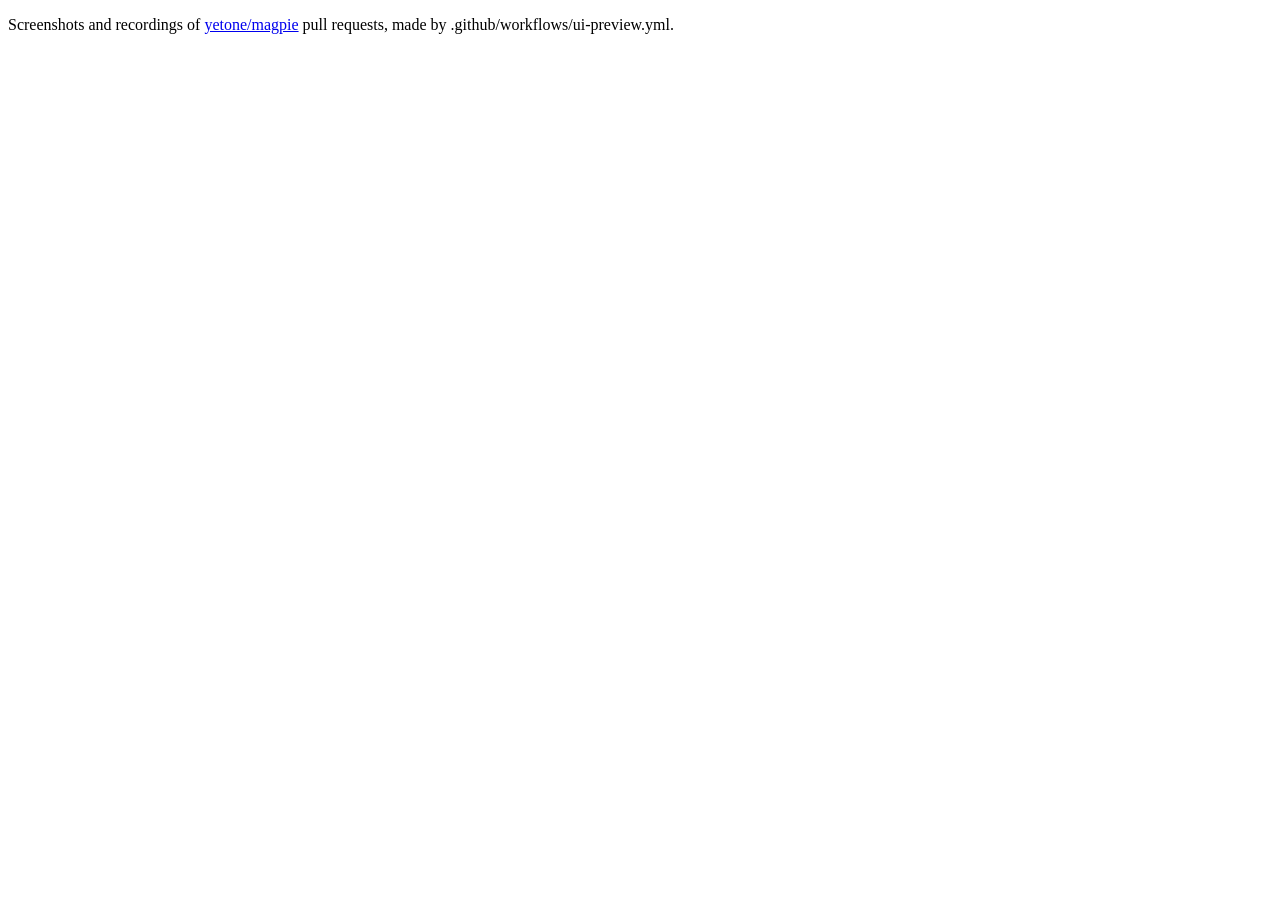
<file: index.html>
<!doctype html><meta charset="utf-8"><title>magpie UI previews</title><p>Screenshots and recordings of <a href="https://github.com/yetone/magpie/pulls">yetone/magpie</a> pull requests, made by .github/workflows/ui-preview.yml.</p>
</file>
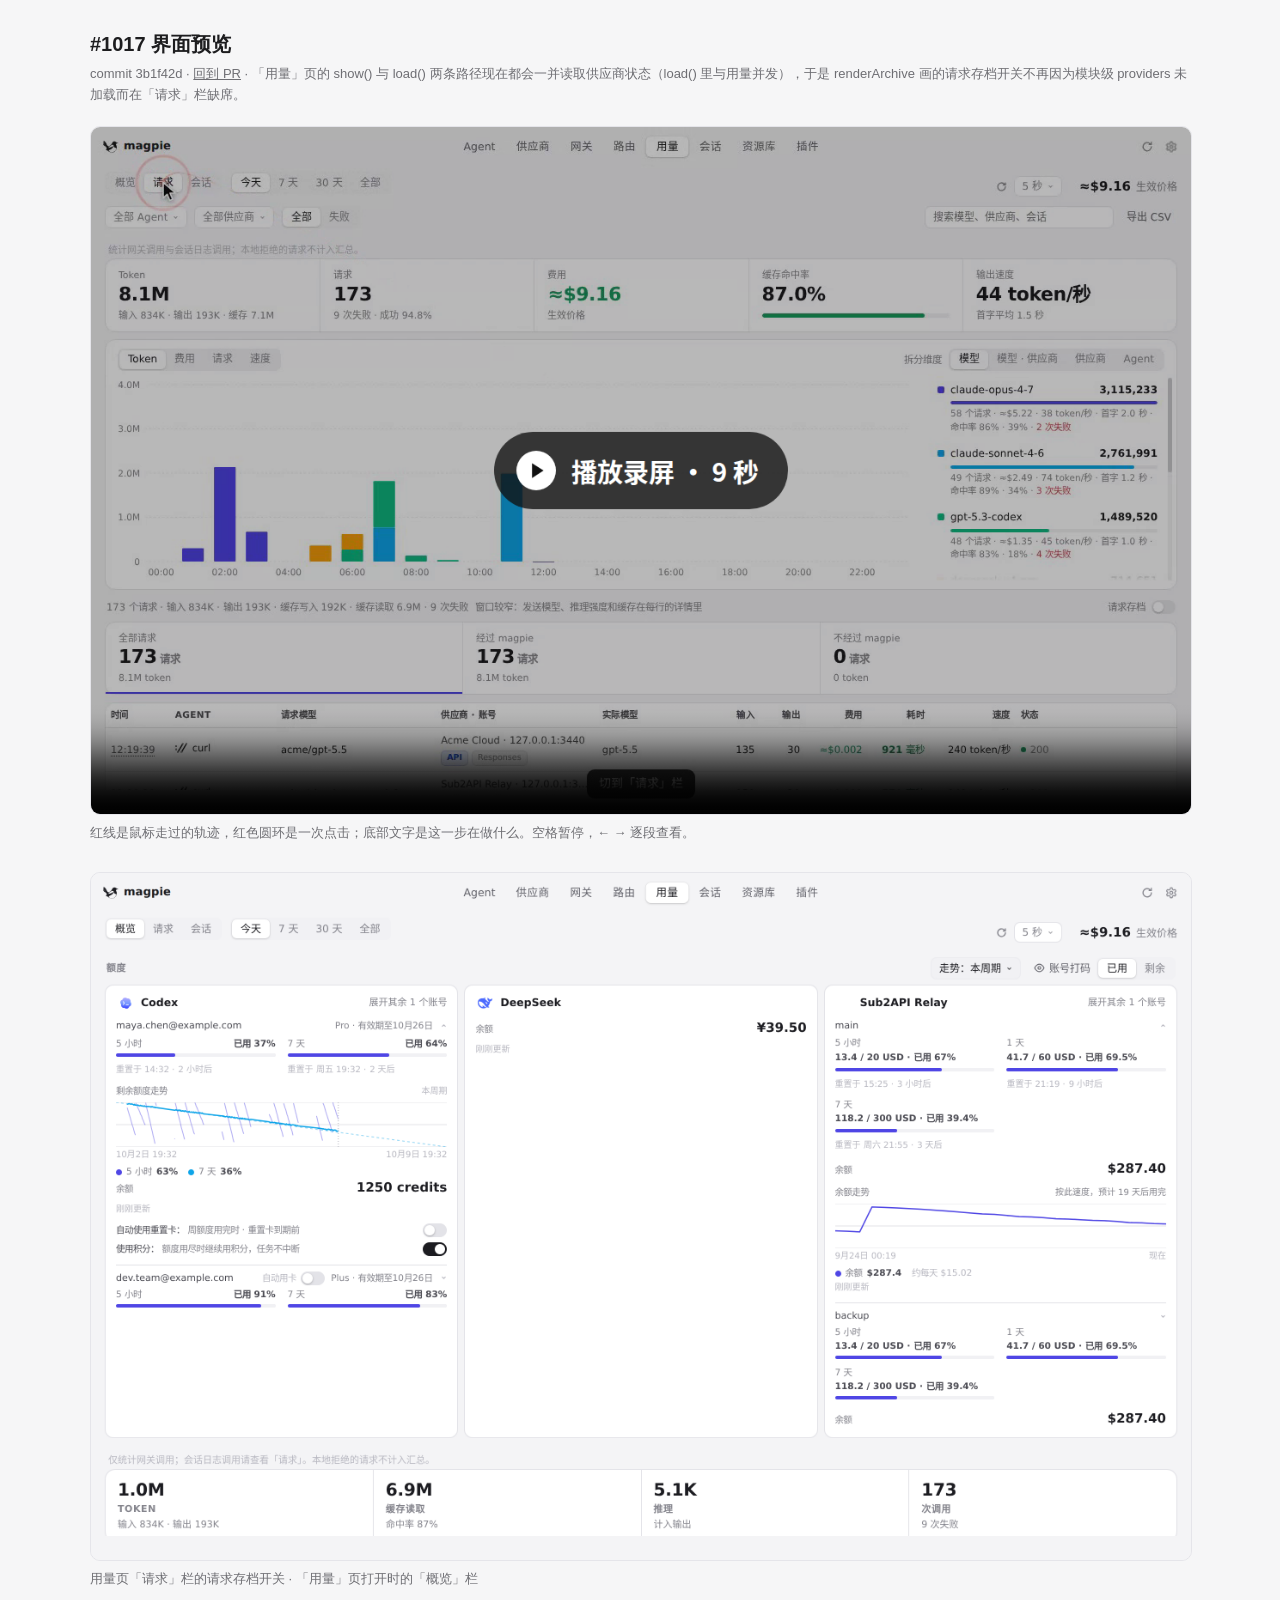
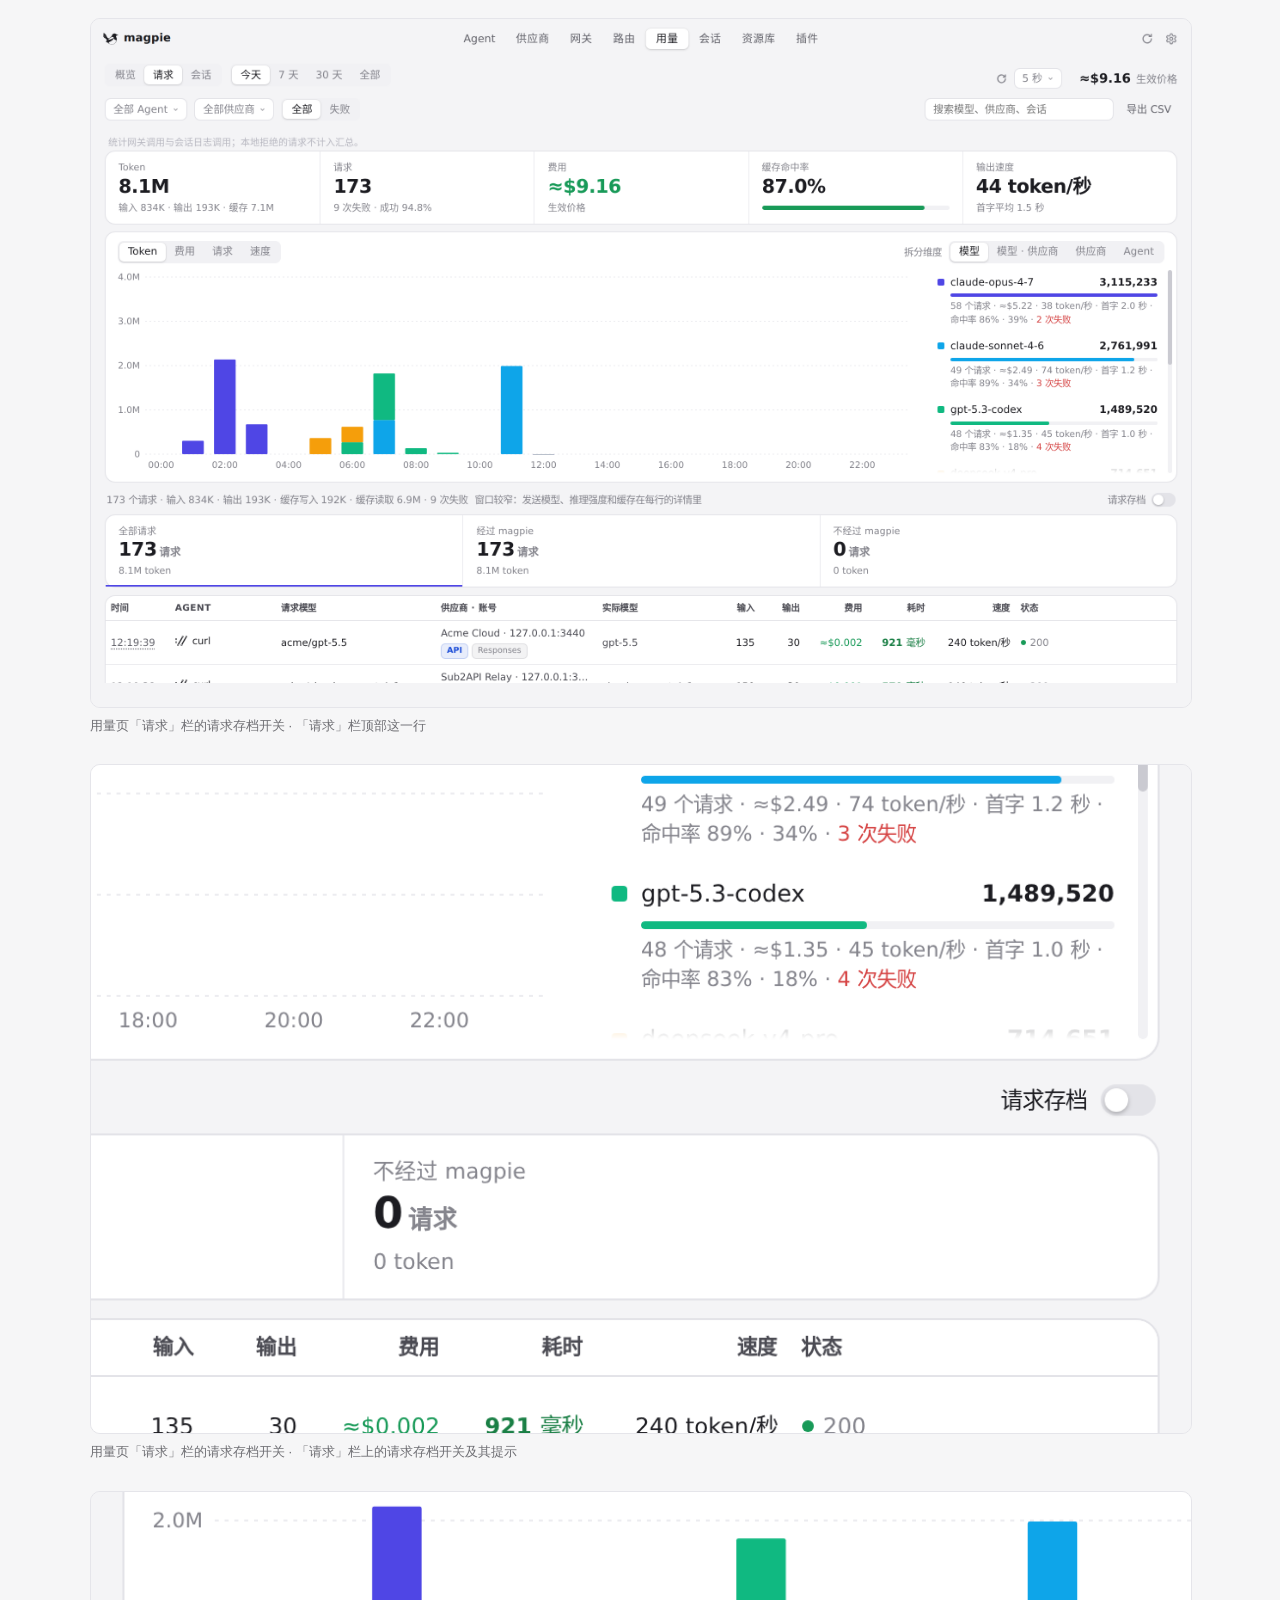
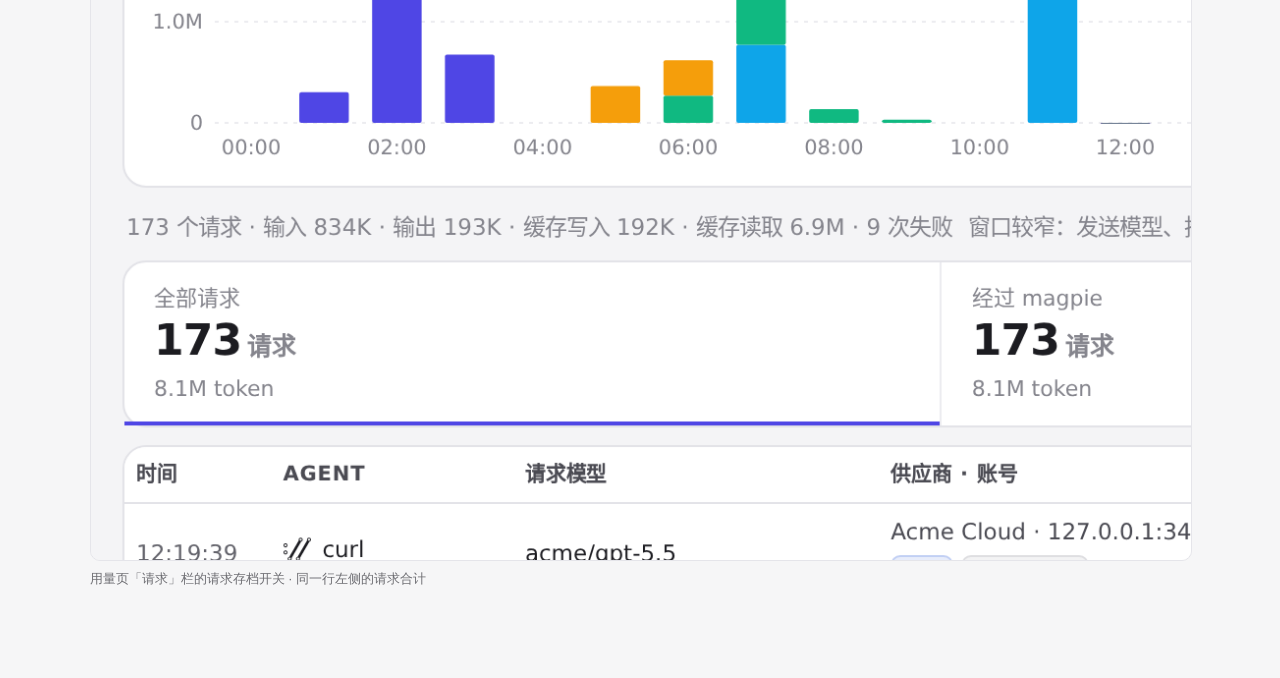
<file: pr-1017/3b1f42d/index.html>
<!doctype html><html lang="zh"><meta charset="utf-8"><meta name="viewport" content="width=device-width,initial-scale=1">
<title>#1017 界面预览 · 3b1f42d</title>
<style>:root{color-scheme:light dark;--bg:#f6f6f7;--fg:#1d1d1f;--muted:#6e6e73;--card:#fff;--line:#e5e5ea}
@media (prefers-color-scheme:dark){:root{--bg:#111113;--fg:#f2f2f4;--muted:#9a9aa0;--card:#1c1c1f;--line:#2c2c30}}
body{margin:0;background:var(--bg);color:var(--fg);font:15px/1.6 -apple-system,"Segoe UI","PingFang SC","Noto Sans CJK SC",sans-serif}
main{max-width:1100px;margin:0 auto;padding:28px 16px 60px}h1{font-size:20px;margin:0 0 4px}.m{color:var(--muted);font-size:13px;margin:0 0 20px}
video,img{display:block;width:100%;border-radius:10px;border:1px solid var(--line);background:var(--card)}figure{margin:0 0 28px}figcaption{color:var(--muted);font-size:13px;margin-top:8px}
a{color:inherit}</style>
<main><h1>#1017 界面预览</h1><p class="m">commit 3b1f42d · <a href="https://github.com/yetone/magpie/pull/1017">回到 PR</a> · 「用量」页的 show() 与 load() 两条路径现在都会一并读取供应商状态（load() 里与用量并发），于是 renderArchive 画的请求存档开关不再因为模块级 providers 未加载而在「请求」栏缺席。</p>
<figure><video src="preview.mp4" controls autoplay muted playsinline poster="poster.png"></video><figcaption>红线是鼠标走过的轨迹，红色圆环是一次点击；底部文字是这一步在做什么。空格暂停，← → 逐段查看。</figcaption></figure>
<figure><img src="01-usage-overview.png" alt="「用量」页打开时的「概览」栏"><figcaption>用量页「请求」栏的请求存档开关 · 「用量」页打开时的「概览」栏</figcaption></figure>
<figure><img src="02-usage-requests-tab.png" alt="「请求」栏顶部这一行"><figcaption>用量页「请求」栏的请求存档开关 · 「请求」栏顶部这一行</figcaption></figure>
<figure><img src="03-requests-archive-switch.png" alt="「请求」栏上的请求存档开关及其提示"><figcaption>用量页「请求」栏的请求存档开关 · 「请求」栏上的请求存档开关及其提示</figcaption></figure>
<figure><img src="04-requests-head.png" alt="同一行左侧的请求合计"><figcaption>用量页「请求」栏的请求存档开关 · 同一行左侧的请求合计</figcaption></figure>
</main></html>
</file>
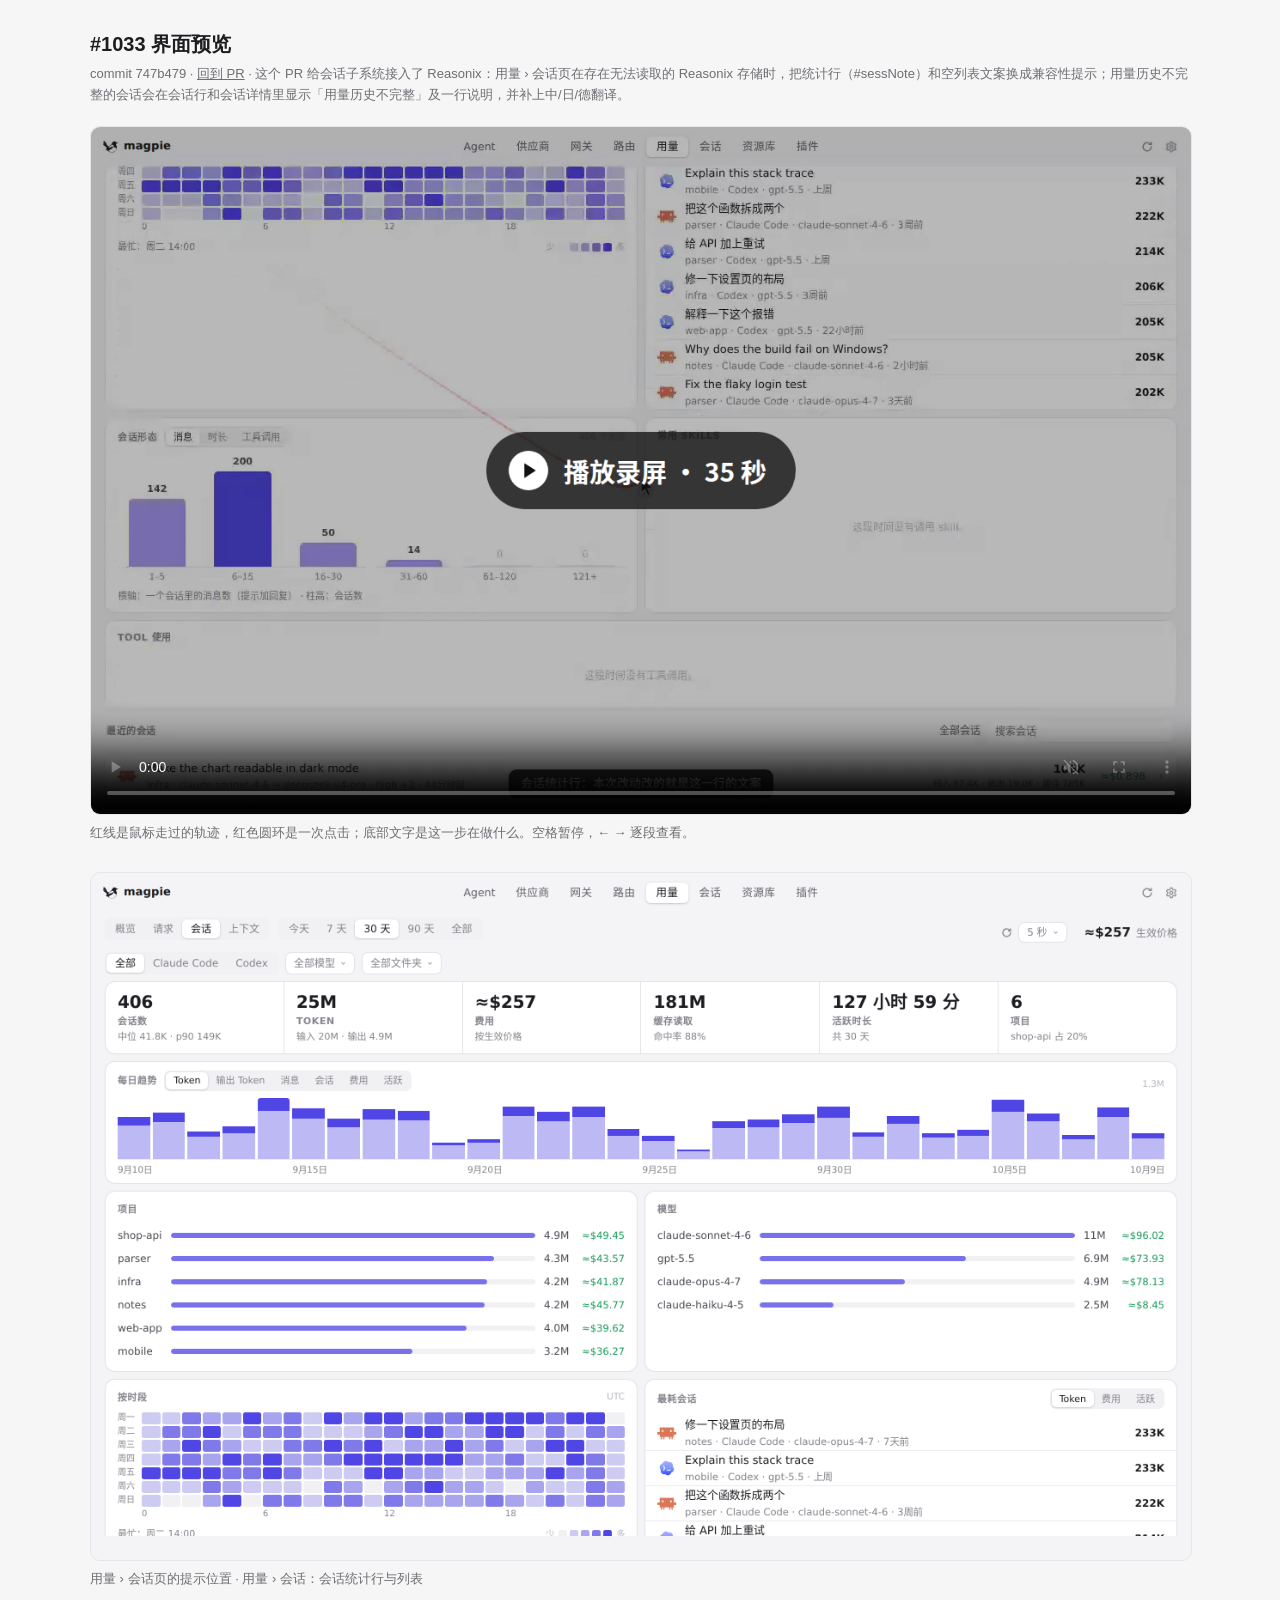
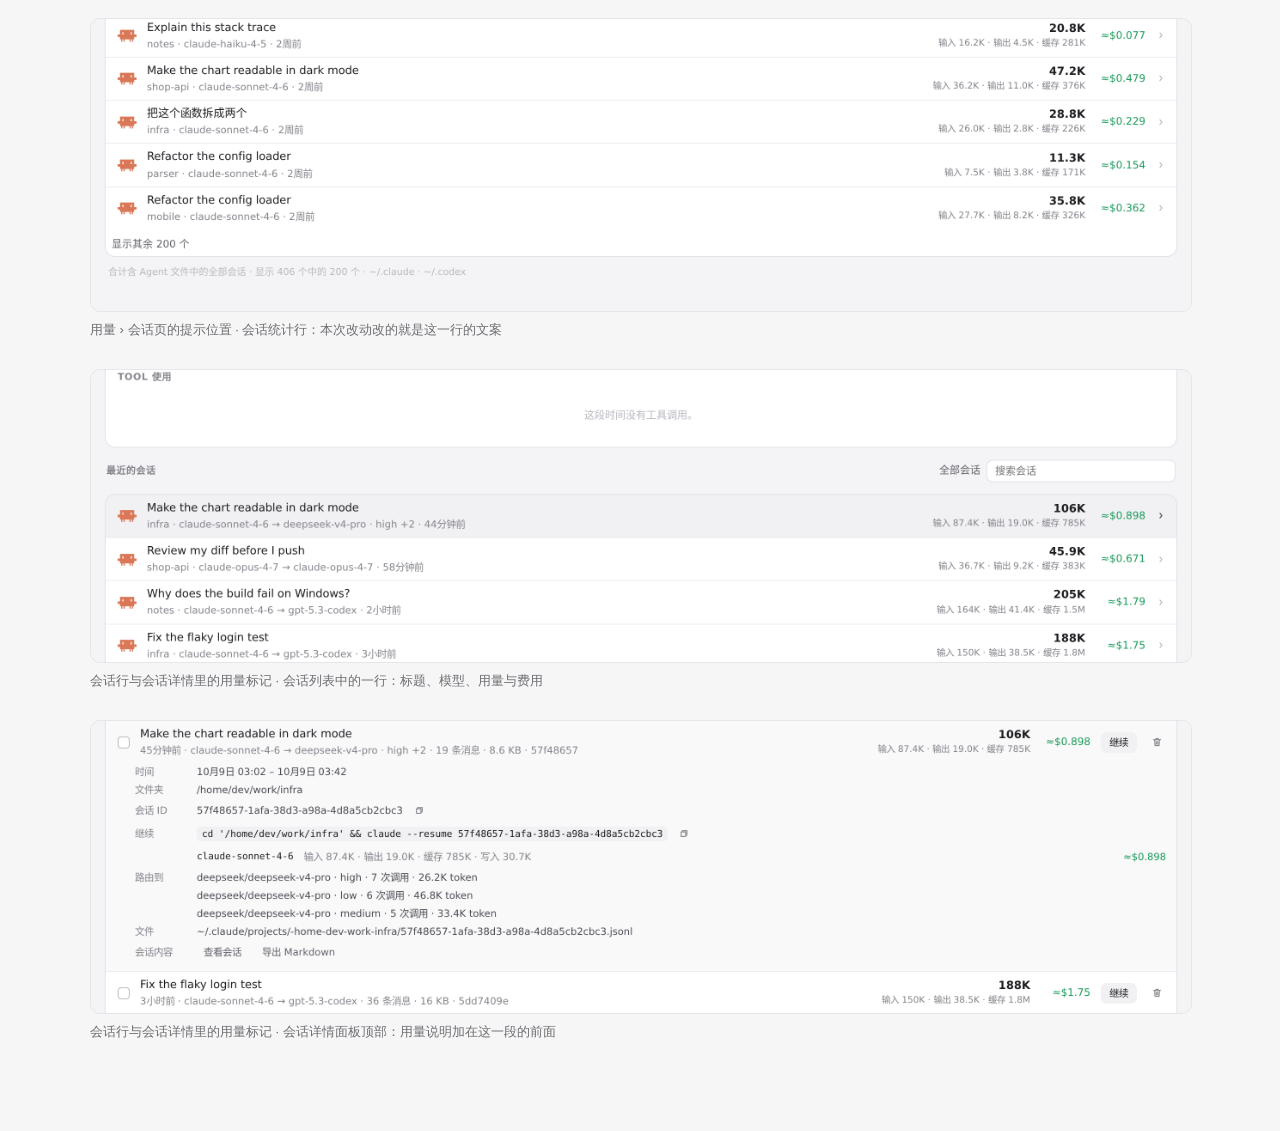
<file: pr-1033/747b479/index.html>
<!doctype html><html lang="zh"><meta charset="utf-8"><meta name="viewport" content="width=device-width,initial-scale=1">
<title>#1033 界面预览 · 747b479</title>
<style>:root{color-scheme:light dark;--bg:#f6f6f7;--fg:#1d1d1f;--muted:#6e6e73;--card:#fff;--line:#e5e5ea}
@media (prefers-color-scheme:dark){:root{--bg:#111113;--fg:#f2f2f4;--muted:#9a9aa0;--card:#1c1c1f;--line:#2c2c30}}
body{margin:0;background:var(--bg);color:var(--fg);font:15px/1.6 -apple-system,"Segoe UI","PingFang SC","Noto Sans CJK SC",sans-serif}
main{max-width:1100px;margin:0 auto;padding:28px 16px 60px}h1{font-size:20px;margin:0 0 4px}.m{color:var(--muted);font-size:13px;margin:0 0 20px}
video,img{display:block;width:100%;border-radius:10px;border:1px solid var(--line);background:var(--card)}figure{margin:0 0 28px}figcaption{color:var(--muted);font-size:13px;margin-top:8px}
a{color:inherit}</style>
<main><h1>#1033 界面预览</h1><p class="m">commit 747b479 · <a href="https://github.com/yetone/magpie/pull/1033">回到 PR</a> · 这个 PR 给会话子系统接入了 Reasonix：用量 › 会话页在存在无法读取的 Reasonix 存储时，把统计行（#sessNote）和空列表文案换成兼容性提示；用量历史不完整的会话会在会话行和会话详情里显示「用量历史不完整」及一行说明，并补上中/日/德翻译。</p>
<figure><video src="preview.mp4" controls autoplay muted playsinline poster="poster.png"></video><figcaption>红线是鼠标走过的轨迹，红色圆环是一次点击；底部文字是这一步在做什么。空格暂停，← → 逐段查看。</figcaption></figure>
<figure><img src="01-sessions-tab.png" alt="用量 › 会话：会话统计行与列表"><figcaption>用量 › 会话页的提示位置 · 用量 › 会话：会话统计行与列表</figcaption></figure>
<figure><img src="02-sess-note.png" alt="会话统计行：本次改动改的就是这一行的文案"><figcaption>用量 › 会话页的提示位置 · 会话统计行：本次改动改的就是这一行的文案</figcaption></figure>
<figure><img src="03-session-row.png" alt="会话列表中的一行：标题、模型、用量与费用"><figcaption>会话行与会话详情里的用量标记 · 会话列表中的一行：标题、模型、用量与费用</figcaption></figure>
<figure><img src="04-sess-detail.png" alt="会话详情面板顶部：用量说明加在这一段的前面"><figcaption>会话行与会话详情里的用量标记 · 会话详情面板顶部：用量说明加在这一段的前面</figcaption></figure>
</main></html>
</file>
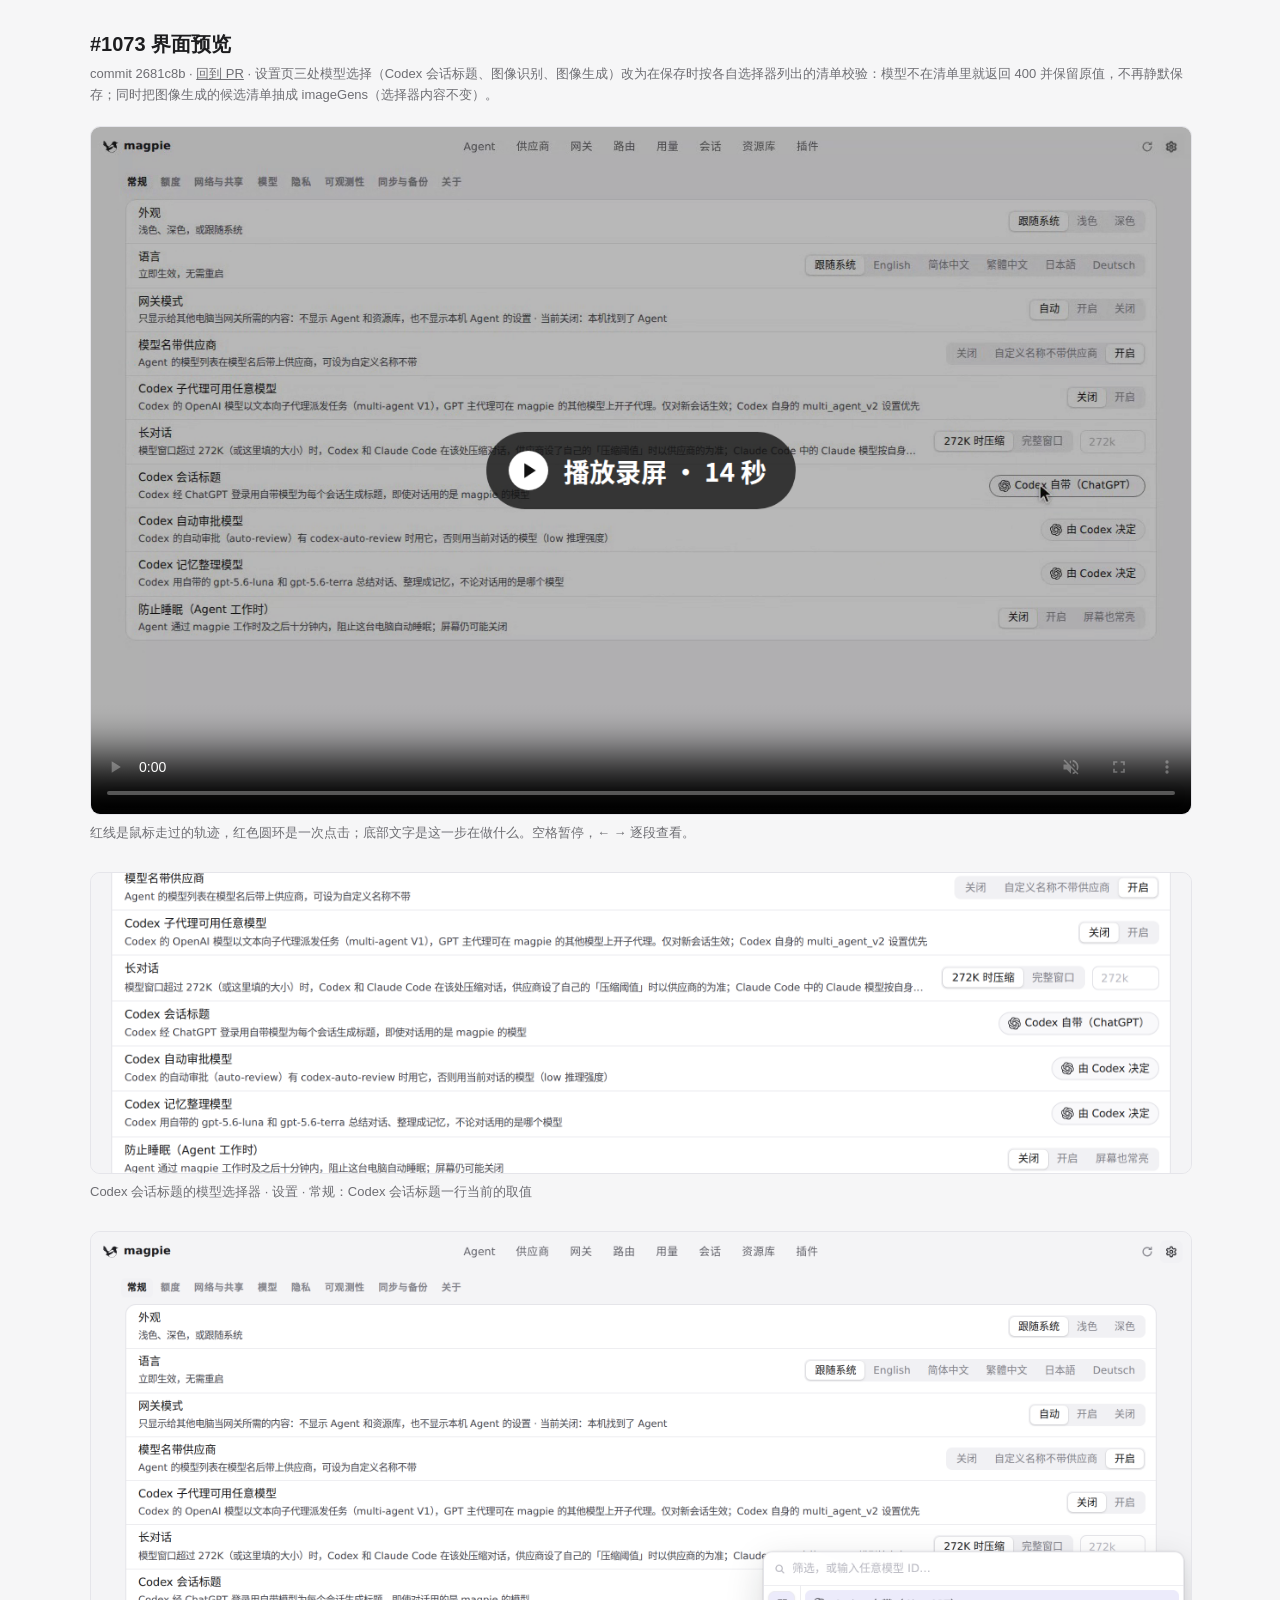
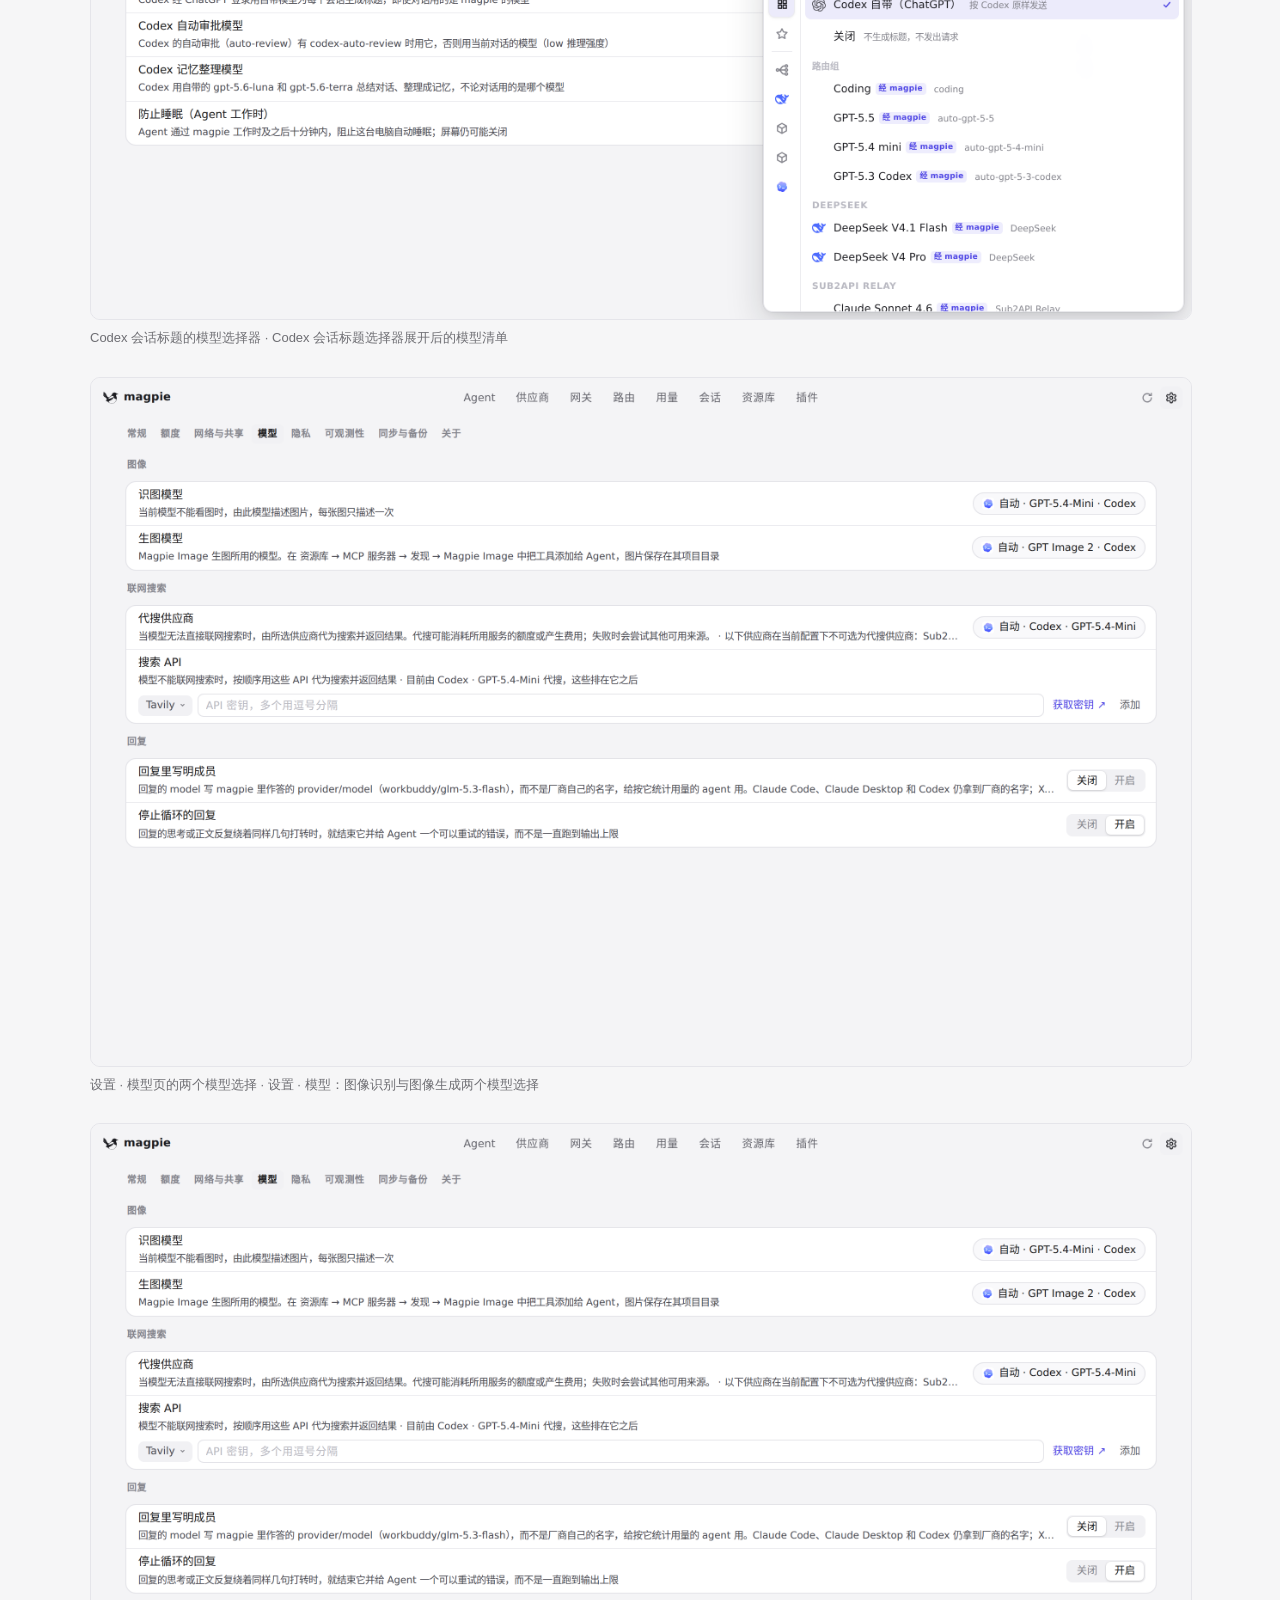
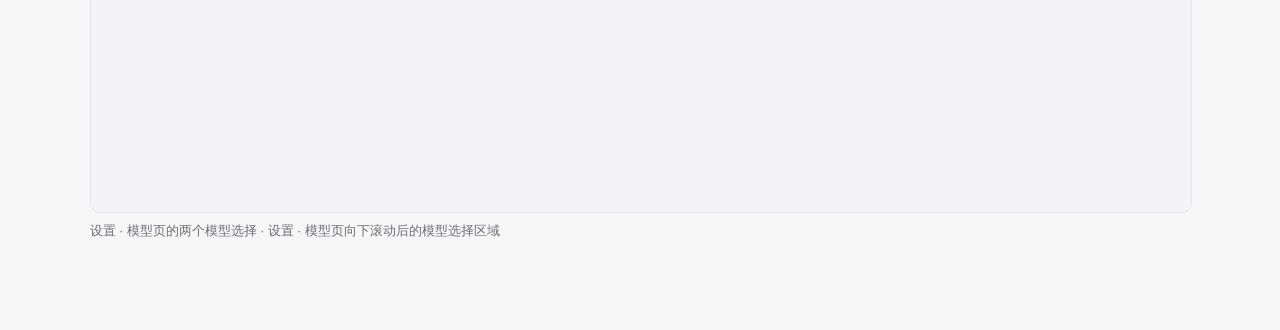
<file: pr-1073/2681c8b/index.html>
<!doctype html><html lang="zh"><meta charset="utf-8"><meta name="viewport" content="width=device-width,initial-scale=1">
<title>#1073 界面预览 · 2681c8b</title>
<style>:root{color-scheme:light dark;--bg:#f6f6f7;--fg:#1d1d1f;--muted:#6e6e73;--card:#fff;--line:#e5e5ea}
@media (prefers-color-scheme:dark){:root{--bg:#111113;--fg:#f2f2f4;--muted:#9a9aa0;--card:#1c1c1f;--line:#2c2c30}}
body{margin:0;background:var(--bg);color:var(--fg);font:15px/1.6 -apple-system,"Segoe UI","PingFang SC","Noto Sans CJK SC",sans-serif}
main{max-width:1100px;margin:0 auto;padding:28px 16px 60px}h1{font-size:20px;margin:0 0 4px}.m{color:var(--muted);font-size:13px;margin:0 0 20px}
video,img{display:block;width:100%;border-radius:10px;border:1px solid var(--line);background:var(--card)}figure{margin:0 0 28px}figcaption{color:var(--muted);font-size:13px;margin-top:8px}
a{color:inherit}</style>
<main><h1>#1073 界面预览</h1><p class="m">commit 2681c8b · <a href="https://github.com/yetone/magpie/pull/1073">回到 PR</a> · 设置页三处模型选择（Codex 会话标题、图像识别、图像生成）改为在保存时按各自选择器列出的清单校验：模型不在清单里就返回 400 并保留原值，不再静默保存；同时把图像生成的候选清单抽成 imageGens（选择器内容不变）。</p>
<figure><video src="preview.mp4" controls autoplay muted playsinline poster="poster.png"></video><figcaption>红线是鼠标走过的轨迹，红色圆环是一次点击；底部文字是这一步在做什么。空格暂停，← → 逐段查看。</figcaption></figure>
<figure><img src="01-settings-codex-titles-row.png" alt="设置 · 常规：Codex 会话标题一行当前的取值"><figcaption>Codex 会话标题的模型选择器 · 设置 · 常规：Codex 会话标题一行当前的取值</figcaption></figure>
<figure><img src="02-codex-titles-picker-open.png" alt="Codex 会话标题选择器展开后的模型清单"><figcaption>Codex 会话标题的模型选择器 · Codex 会话标题选择器展开后的模型清单</figcaption></figure>
<figure><img src="03-settings-models-picks.png" alt="设置 · 模型：图像识别与图像生成两个模型选择"><figcaption>设置 · 模型页的两个模型选择 · 设置 · 模型：图像识别与图像生成两个模型选择</figcaption></figure>
<figure><img src="04-settings-models-picks-scrolled.png" alt="设置 · 模型页向下滚动后的模型选择区域"><figcaption>设置 · 模型页的两个模型选择 · 设置 · 模型页向下滚动后的模型选择区域</figcaption></figure>
</main></html>
</file>
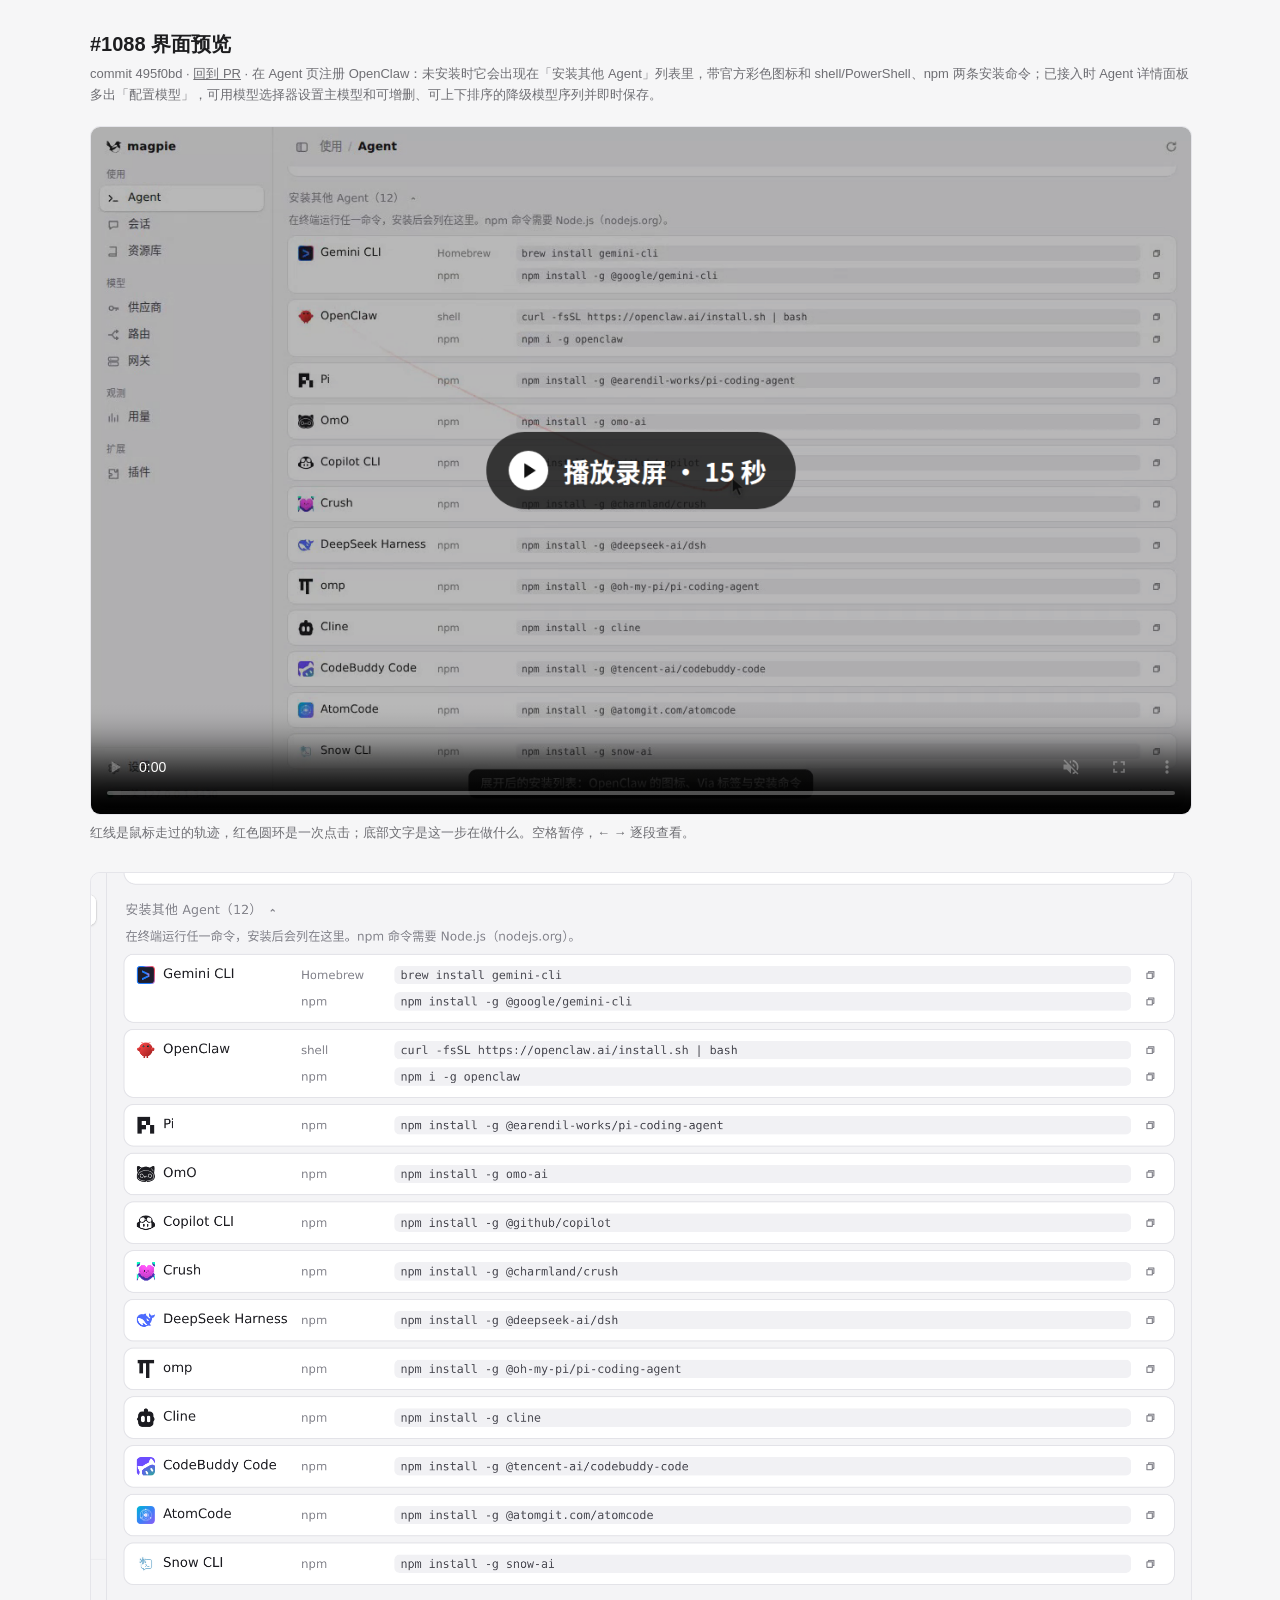
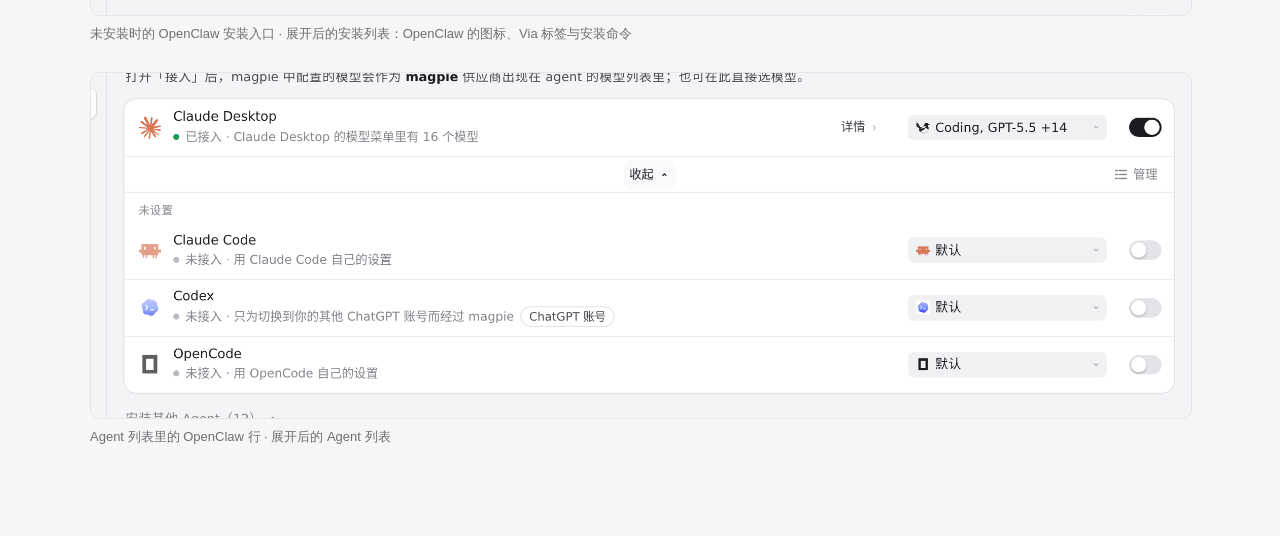
<file: pr-1088/495f0bd/index.html>
<!doctype html><html lang="zh"><meta charset="utf-8"><meta name="viewport" content="width=device-width,initial-scale=1">
<title>#1088 界面预览 · 495f0bd</title>
<style>:root{color-scheme:light dark;--bg:#f6f6f7;--fg:#1d1d1f;--muted:#6e6e73;--card:#fff;--line:#e5e5ea}
@media (prefers-color-scheme:dark){:root{--bg:#111113;--fg:#f2f2f4;--muted:#9a9aa0;--card:#1c1c1f;--line:#2c2c30}}
body{margin:0;background:var(--bg);color:var(--fg);font:15px/1.6 -apple-system,"Segoe UI","PingFang SC","Noto Sans CJK SC",sans-serif}
main{max-width:1100px;margin:0 auto;padding:28px 16px 60px}h1{font-size:20px;margin:0 0 4px}.m{color:var(--muted);font-size:13px;margin:0 0 20px}
video,img{display:block;width:100%;border-radius:10px;border:1px solid var(--line);background:var(--card)}figure{margin:0 0 28px}figcaption{color:var(--muted);font-size:13px;margin-top:8px}
a{color:inherit}</style>
<main><h1>#1088 界面预览</h1><p class="m">commit 495f0bd · <a href="https://github.com/yetone/magpie/pull/1088">回到 PR</a> · 在 Agent 页注册 OpenClaw：未安装时它会出现在「安装其他 Agent」列表里，带官方彩色图标和 shell/PowerShell、npm 两条安装命令；已接入时 Agent 详情面板多出「配置模型」，可用模型选择器设置主模型和可增删、可上下排序的降级模型序列并即时保存。</p>
<figure><video src="preview.mp4" controls autoplay muted playsinline poster="poster.png"></video><figcaption>红线是鼠标走过的轨迹，红色圆环是一次点击；底部文字是这一步在做什么。空格暂停，← → 逐段查看。</figcaption></figure>
<figure><img src="01-openclaw-install-entry.png" alt="展开后的安装列表：OpenClaw 的图标、Via 标签与安装命令"><figcaption>未安装时的 OpenClaw 安装入口 · 展开后的安装列表：OpenClaw 的图标、Via 标签与安装命令</figcaption></figure>
<figure><img src="02-agents-rows-openclaw.png" alt="展开后的 Agent 列表"><figcaption>Agent 列表里的 OpenClaw 行 · 展开后的 Agent 列表</figcaption></figure>
</main></html>
</file>
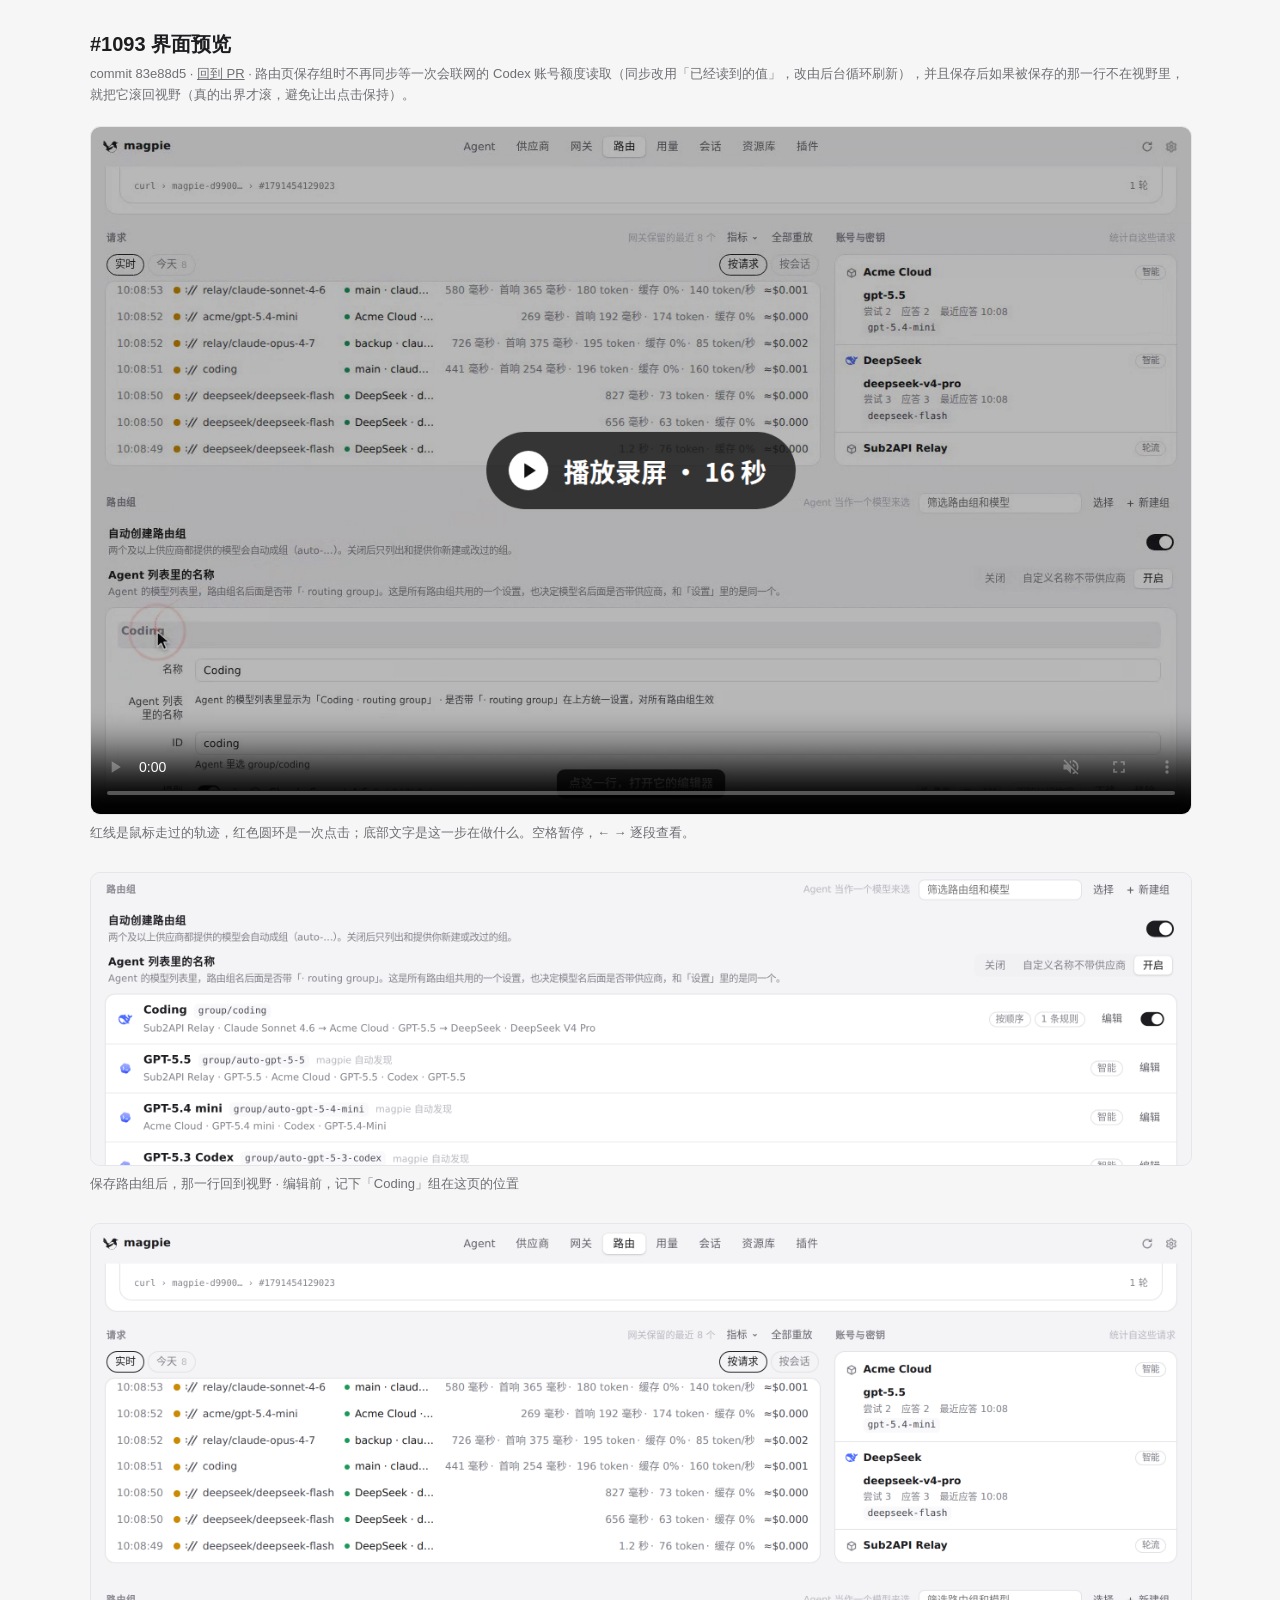
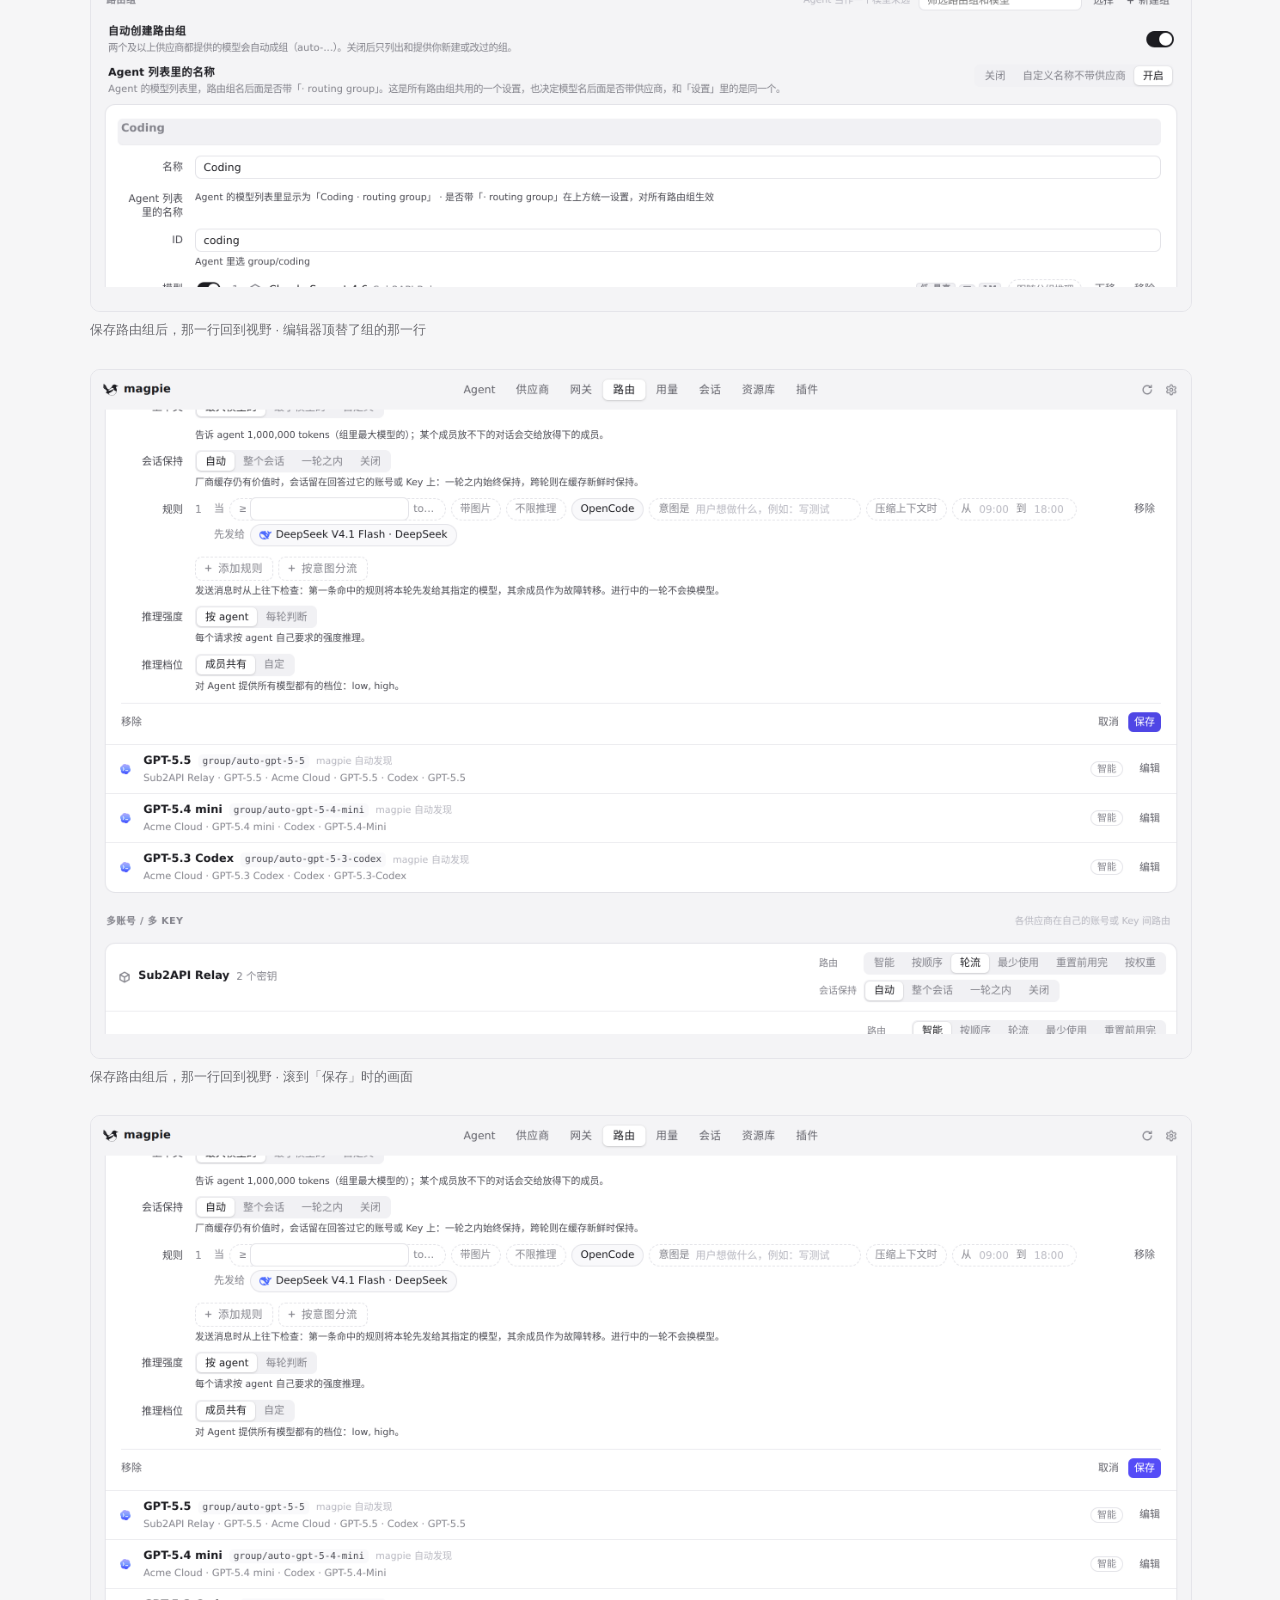
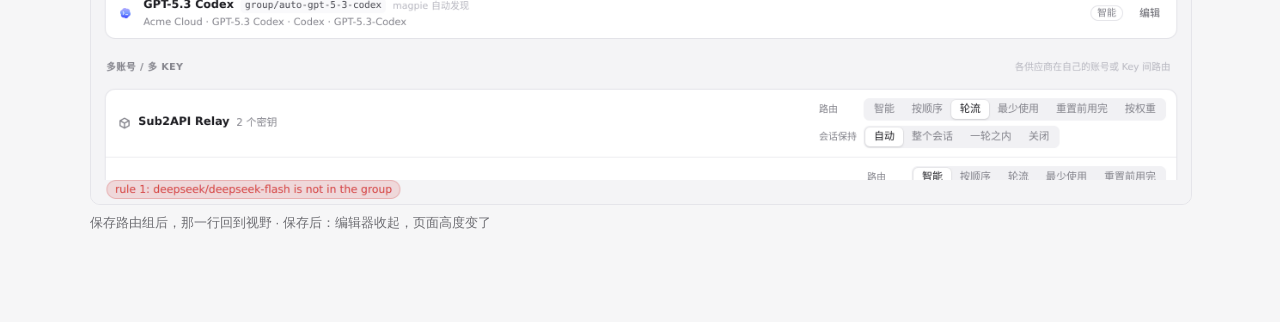
<file: pr-1093/83e88d5/index.html>
<!doctype html><html lang="zh"><meta charset="utf-8"><meta name="viewport" content="width=device-width,initial-scale=1">
<title>#1093 界面预览 · 83e88d5</title>
<style>:root{color-scheme:light dark;--bg:#f6f6f7;--fg:#1d1d1f;--muted:#6e6e73;--card:#fff;--line:#e5e5ea}
@media (prefers-color-scheme:dark){:root{--bg:#111113;--fg:#f2f2f4;--muted:#9a9aa0;--card:#1c1c1f;--line:#2c2c30}}
body{margin:0;background:var(--bg);color:var(--fg);font:15px/1.6 -apple-system,"Segoe UI","PingFang SC","Noto Sans CJK SC",sans-serif}
main{max-width:1100px;margin:0 auto;padding:28px 16px 60px}h1{font-size:20px;margin:0 0 4px}.m{color:var(--muted);font-size:13px;margin:0 0 20px}
video,img{display:block;width:100%;border-radius:10px;border:1px solid var(--line);background:var(--card)}figure{margin:0 0 28px}figcaption{color:var(--muted);font-size:13px;margin-top:8px}
a{color:inherit}</style>
<main><h1>#1093 界面预览</h1><p class="m">commit 83e88d5 · <a href="https://github.com/yetone/magpie/pull/1093">回到 PR</a> · 路由页保存组时不再同步等一次会联网的 Codex 账号额度读取（同步改用「已经读到的值」，改由后台循环刷新），并且保存后如果被保存的那一行不在视野里，就把它滚回视野（真的出界才滚，避免让出点击保持）。</p>
<figure><video src="preview.mp4" controls autoplay muted playsinline poster="poster.png"></video><figcaption>红线是鼠标走过的轨迹，红色圆环是一次点击；底部文字是这一步在做什么。空格暂停，← → 逐段查看。</figcaption></figure>
<figure><img src="01-group-row-before-edit.png" alt="编辑前，记下「Coding」组在这页的位置"><figcaption>保存路由组后，那一行回到视野 · 编辑前，记下「Coding」组在这页的位置</figcaption></figure>
<figure><img src="02-editor-in-place-of-row.png" alt="编辑器顶替了组的那一行"><figcaption>保存路由组后，那一行回到视野 · 编辑器顶替了组的那一行</figcaption></figure>
<figure><img src="03-scrolled-to-save.png" alt="滚到「保存」时的画面"><figcaption>保存路由组后，那一行回到视野 · 滚到「保存」时的画面</figcaption></figure>
<figure><img src="04-after-save.png" alt="保存后：编辑器收起，页面高度变了"><figcaption>保存路由组后，那一行回到视野 · 保存后：编辑器收起，页面高度变了</figcaption></figure>
</main></html>
</file>
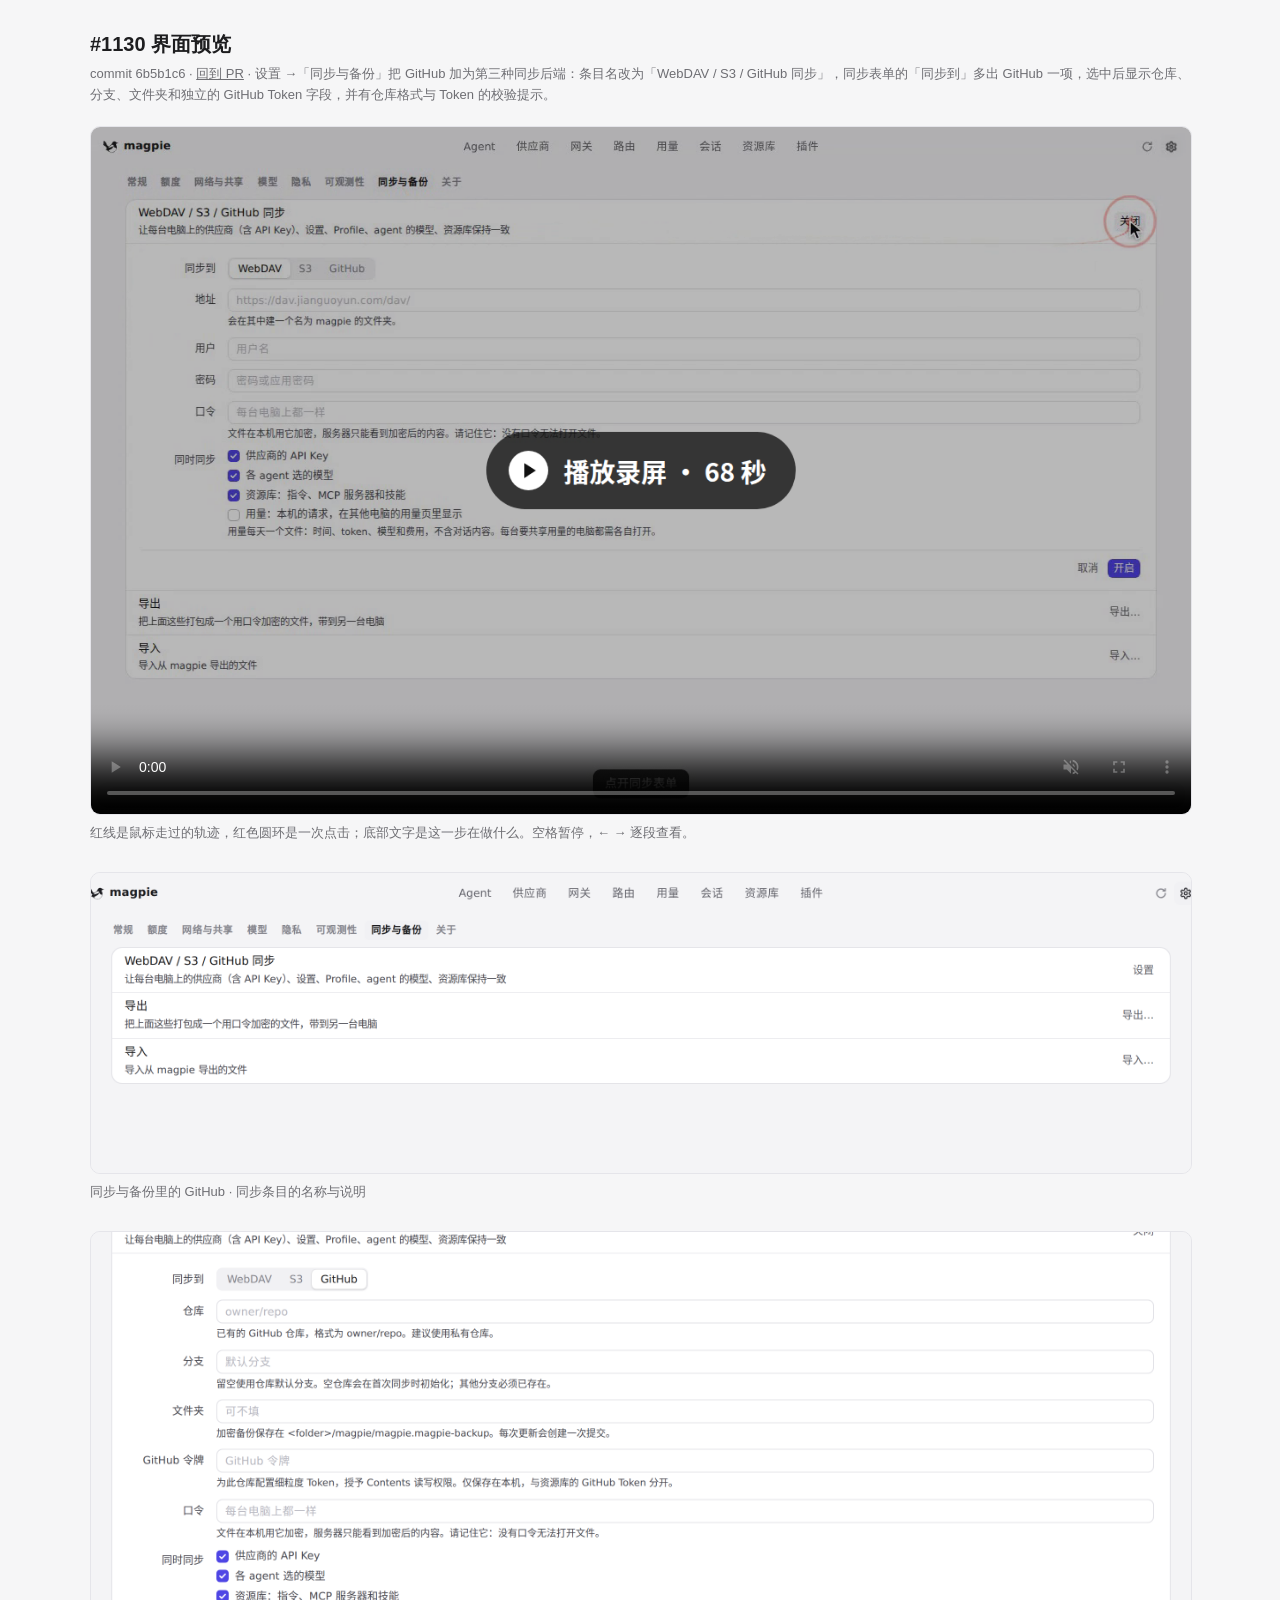
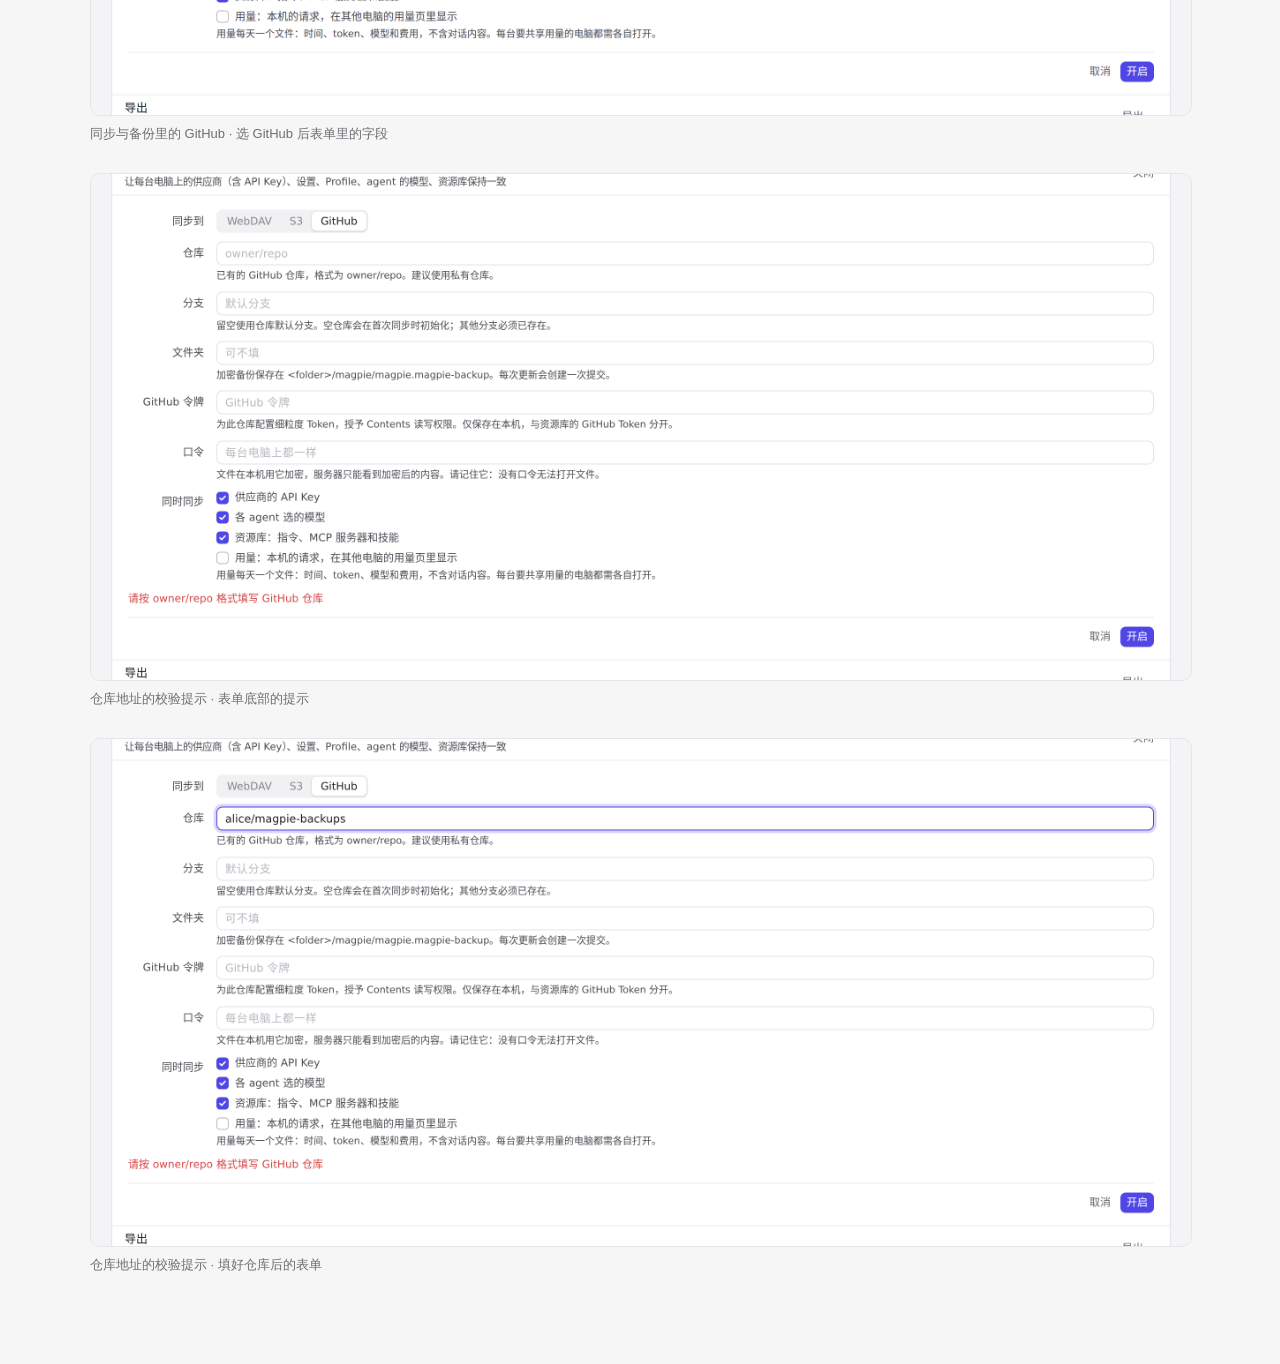
<file: pr-1130/6b5b1c6/index.html>
<!doctype html><html lang="zh"><meta charset="utf-8"><meta name="viewport" content="width=device-width,initial-scale=1">
<title>#1130 界面预览 · 6b5b1c6</title>
<style>:root{color-scheme:light dark;--bg:#f6f6f7;--fg:#1d1d1f;--muted:#6e6e73;--card:#fff;--line:#e5e5ea}
@media (prefers-color-scheme:dark){:root{--bg:#111113;--fg:#f2f2f4;--muted:#9a9aa0;--card:#1c1c1f;--line:#2c2c30}}
body{margin:0;background:var(--bg);color:var(--fg);font:15px/1.6 -apple-system,"Segoe UI","PingFang SC","Noto Sans CJK SC",sans-serif}
main{max-width:1100px;margin:0 auto;padding:28px 16px 60px}h1{font-size:20px;margin:0 0 4px}.m{color:var(--muted);font-size:13px;margin:0 0 20px}
video,img{display:block;width:100%;border-radius:10px;border:1px solid var(--line);background:var(--card)}figure{margin:0 0 28px}figcaption{color:var(--muted);font-size:13px;margin-top:8px}
a{color:inherit}</style>
<main><h1>#1130 界面预览</h1><p class="m">commit 6b5b1c6 · <a href="https://github.com/yetone/magpie/pull/1130">回到 PR</a> · 设置 →「同步与备份」把 GitHub 加为第三种同步后端：条目名改为「WebDAV / S3 / GitHub 同步」，同步表单的「同步到」多出 GitHub 一项，选中后显示仓库、分支、文件夹和独立的 GitHub Token 字段，并有仓库格式与 Token 的校验提示。</p>
<figure><video src="preview.mp4" controls autoplay muted playsinline poster="poster.png"></video><figcaption>红线是鼠标走过的轨迹，红色圆环是一次点击；底部文字是这一步在做什么。空格暂停，← → 逐段查看。</figcaption></figure>
<figure><img src="01-sync-row-name.png" alt="同步条目的名称与说明"><figcaption>同步与备份里的 GitHub · 同步条目的名称与说明</figcaption></figure>
<figure><img src="02-github-sync-fields.png" alt="选 GitHub 后表单里的字段"><figcaption>同步与备份里的 GitHub · 选 GitHub 后表单里的字段</figcaption></figure>
<figure><img src="03-github-repo-error.png" alt="表单底部的提示"><figcaption>仓库地址的校验提示 · 表单底部的提示</figcaption></figure>
<figure><img src="04-github-repo-filled.png" alt="填好仓库后的表单"><figcaption>仓库地址的校验提示 · 填好仓库后的表单</figcaption></figure>
</main></html>
</file>
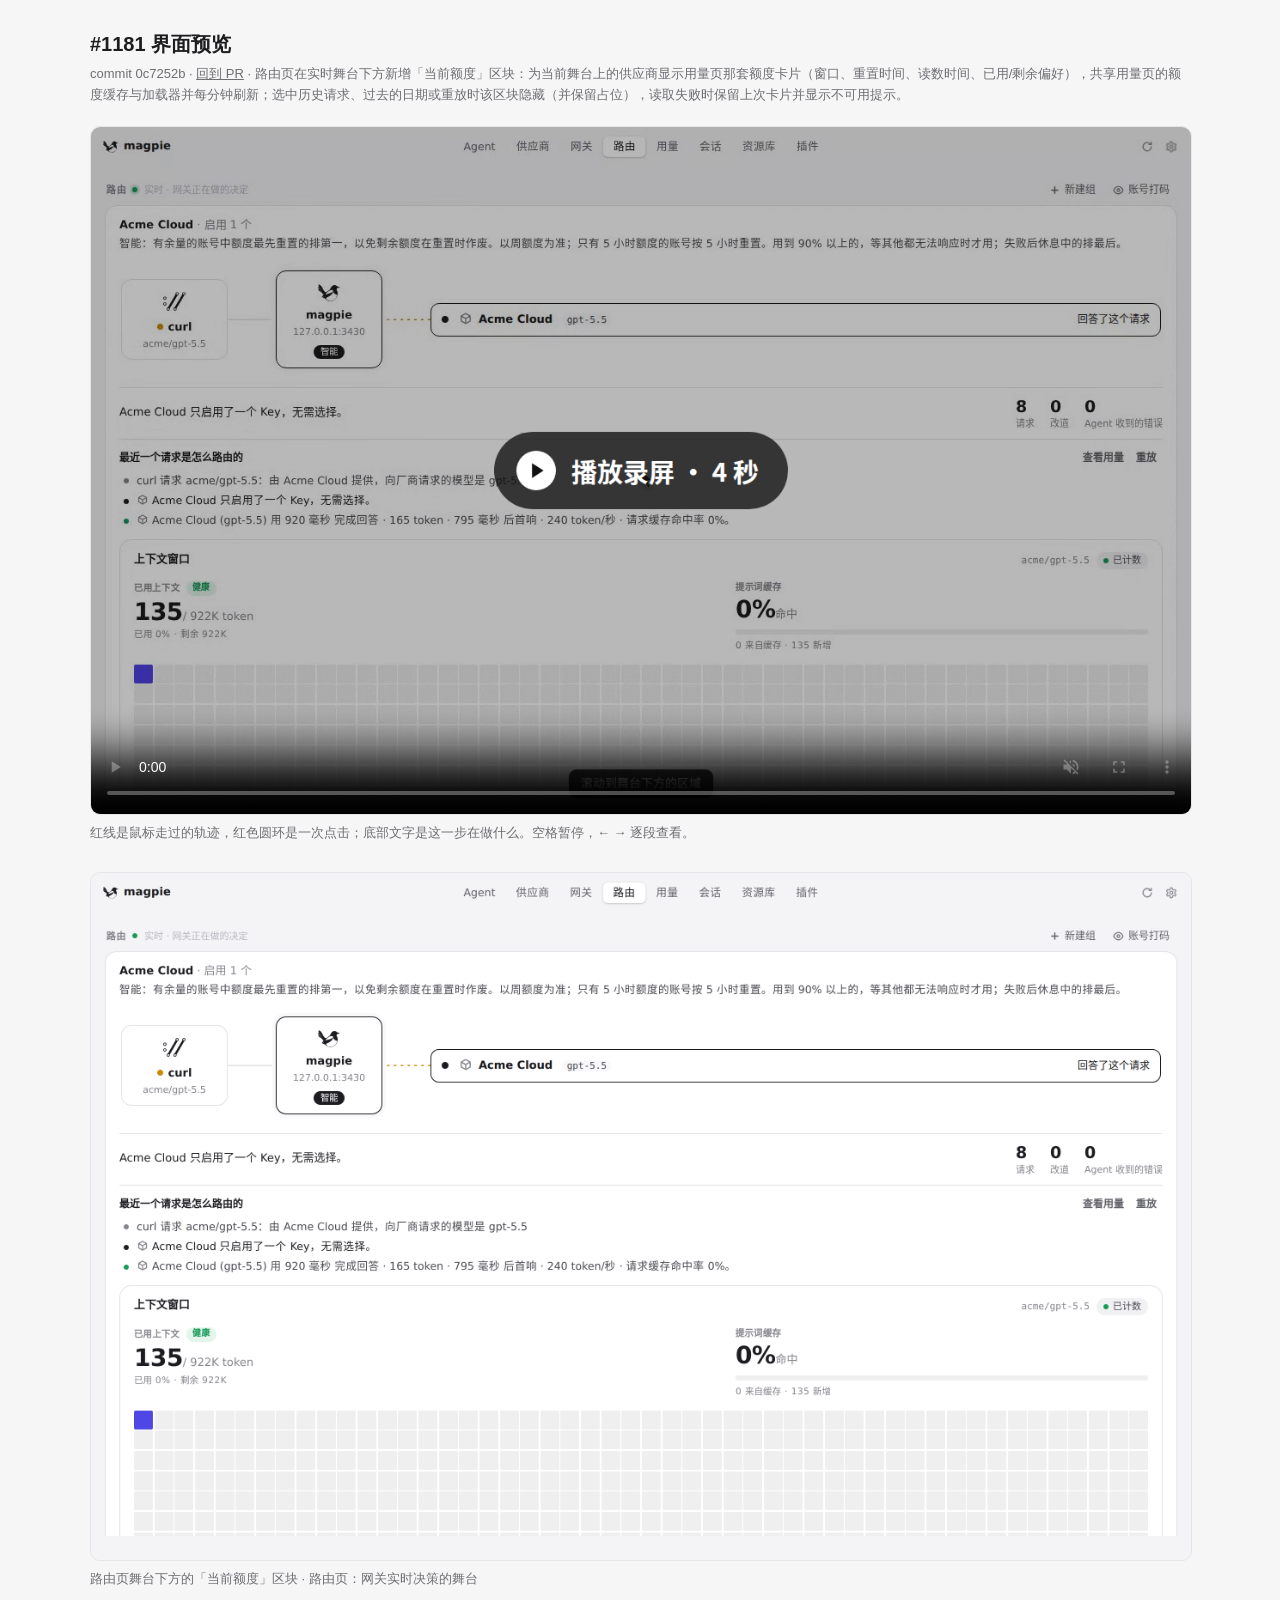
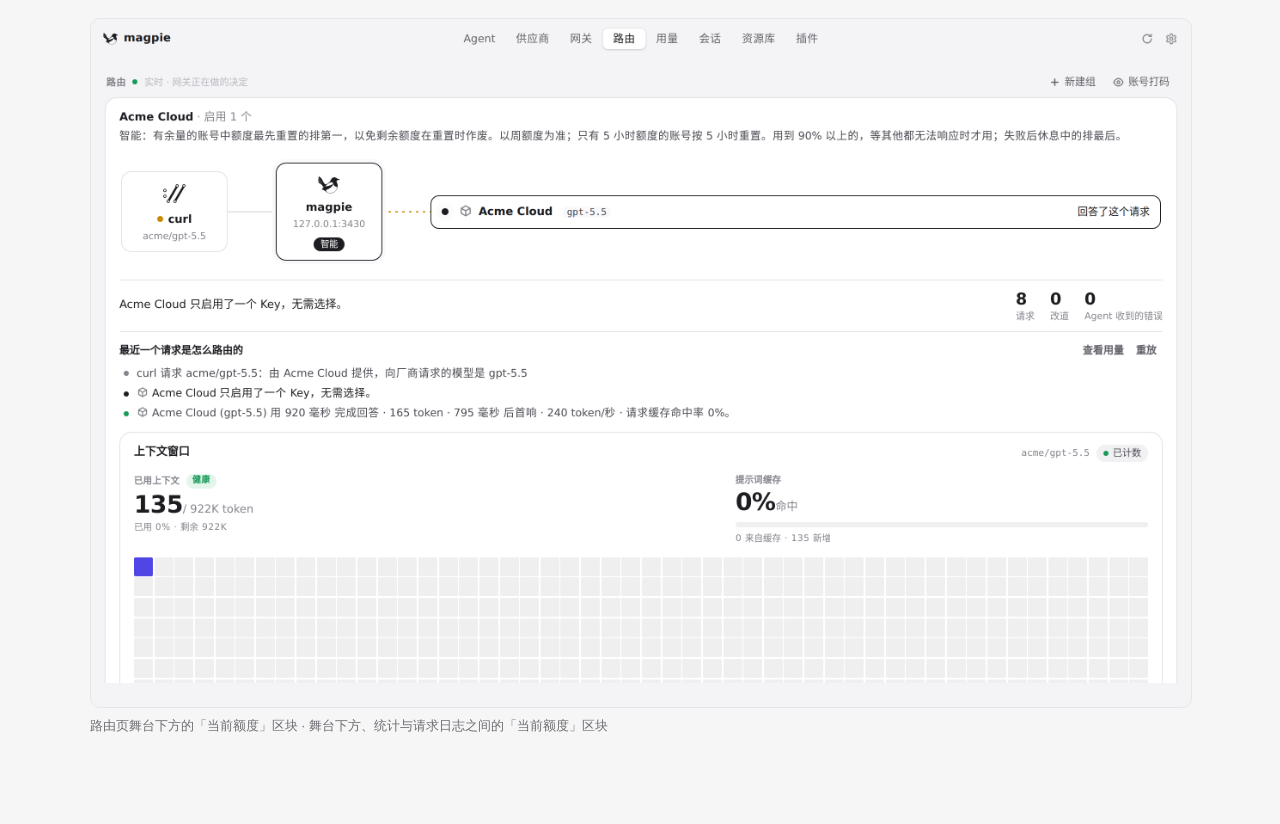
<file: pr-1181/0c7252b/index.html>
<!doctype html><html lang="zh"><meta charset="utf-8"><meta name="viewport" content="width=device-width,initial-scale=1">
<title>#1181 界面预览 · 0c7252b</title>
<style>:root{color-scheme:light dark;--bg:#f6f6f7;--fg:#1d1d1f;--muted:#6e6e73;--card:#fff;--line:#e5e5ea}
@media (prefers-color-scheme:dark){:root{--bg:#111113;--fg:#f2f2f4;--muted:#9a9aa0;--card:#1c1c1f;--line:#2c2c30}}
body{margin:0;background:var(--bg);color:var(--fg);font:15px/1.6 -apple-system,"Segoe UI","PingFang SC","Noto Sans CJK SC",sans-serif}
main{max-width:1100px;margin:0 auto;padding:28px 16px 60px}h1{font-size:20px;margin:0 0 4px}.m{color:var(--muted);font-size:13px;margin:0 0 20px}
video,img{display:block;width:100%;border-radius:10px;border:1px solid var(--line);background:var(--card)}figure{margin:0 0 28px}figcaption{color:var(--muted);font-size:13px;margin-top:8px}
a{color:inherit}</style>
<main><h1>#1181 界面预览</h1><p class="m">commit 0c7252b · <a href="https://github.com/yetone/magpie/pull/1181">回到 PR</a> · 路由页在实时舞台下方新增「当前额度」区块：为当前舞台上的供应商显示用量页那套额度卡片（窗口、重置时间、读数时间、已用/剩余偏好），共享用量页的额度缓存与加载器并每分钟刷新；选中历史请求、过去的日期或重放时该区块隐藏（并保留占位），读取失败时保留上次卡片并显示不可用提示。</p>
<figure><video src="preview.mp4" controls autoplay muted playsinline poster="poster.png"></video><figcaption>红线是鼠标走过的轨迹，红色圆环是一次点击；底部文字是这一步在做什么。空格暂停，← → 逐段查看。</figcaption></figure>
<figure><img src="01-routing-live-stage.png" alt="路由页：网关实时决策的舞台"><figcaption>路由页舞台下方的「当前额度」区块 · 路由页：网关实时决策的舞台</figcaption></figure>
<figure><img src="02-below-the-stage.png" alt="舞台下方、统计与请求日志之间的「当前额度」区块"><figcaption>路由页舞台下方的「当前额度」区块 · 舞台下方、统计与请求日志之间的「当前额度」区块</figcaption></figure>
</main></html>
</file>
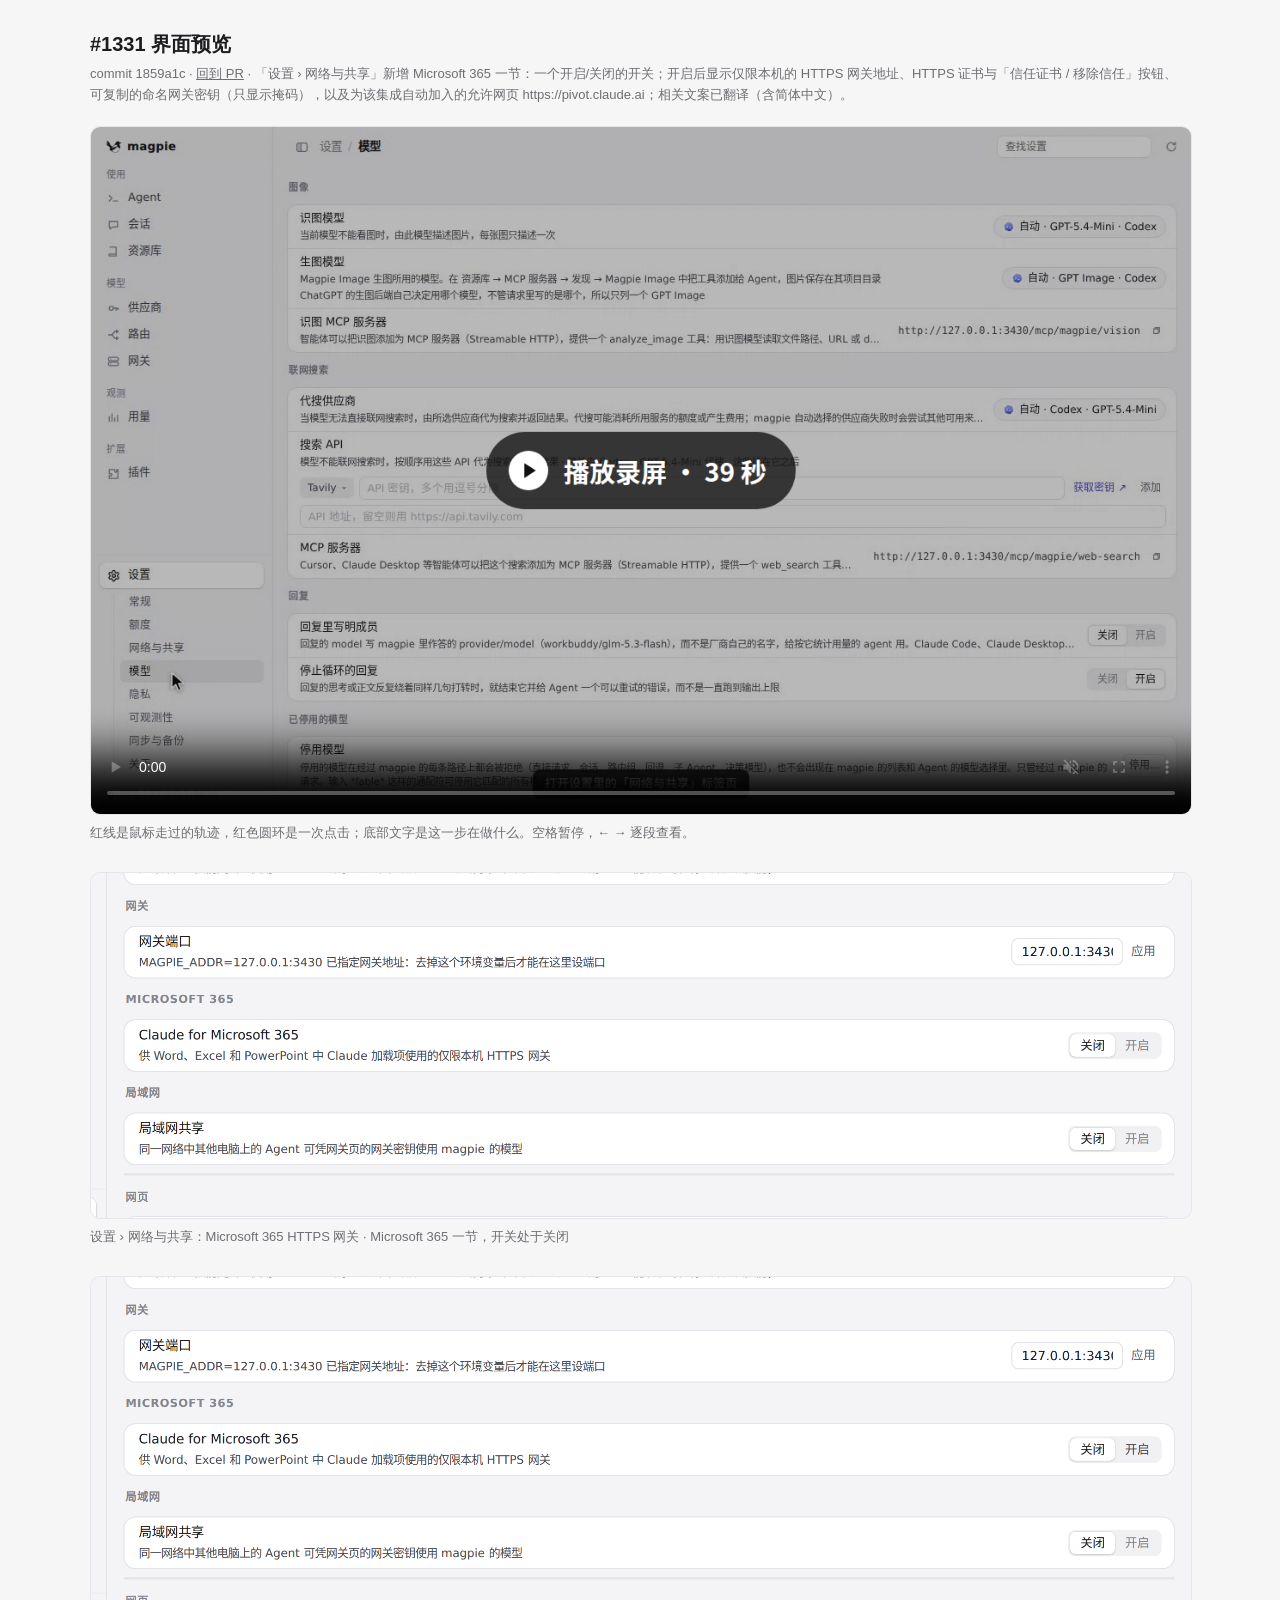
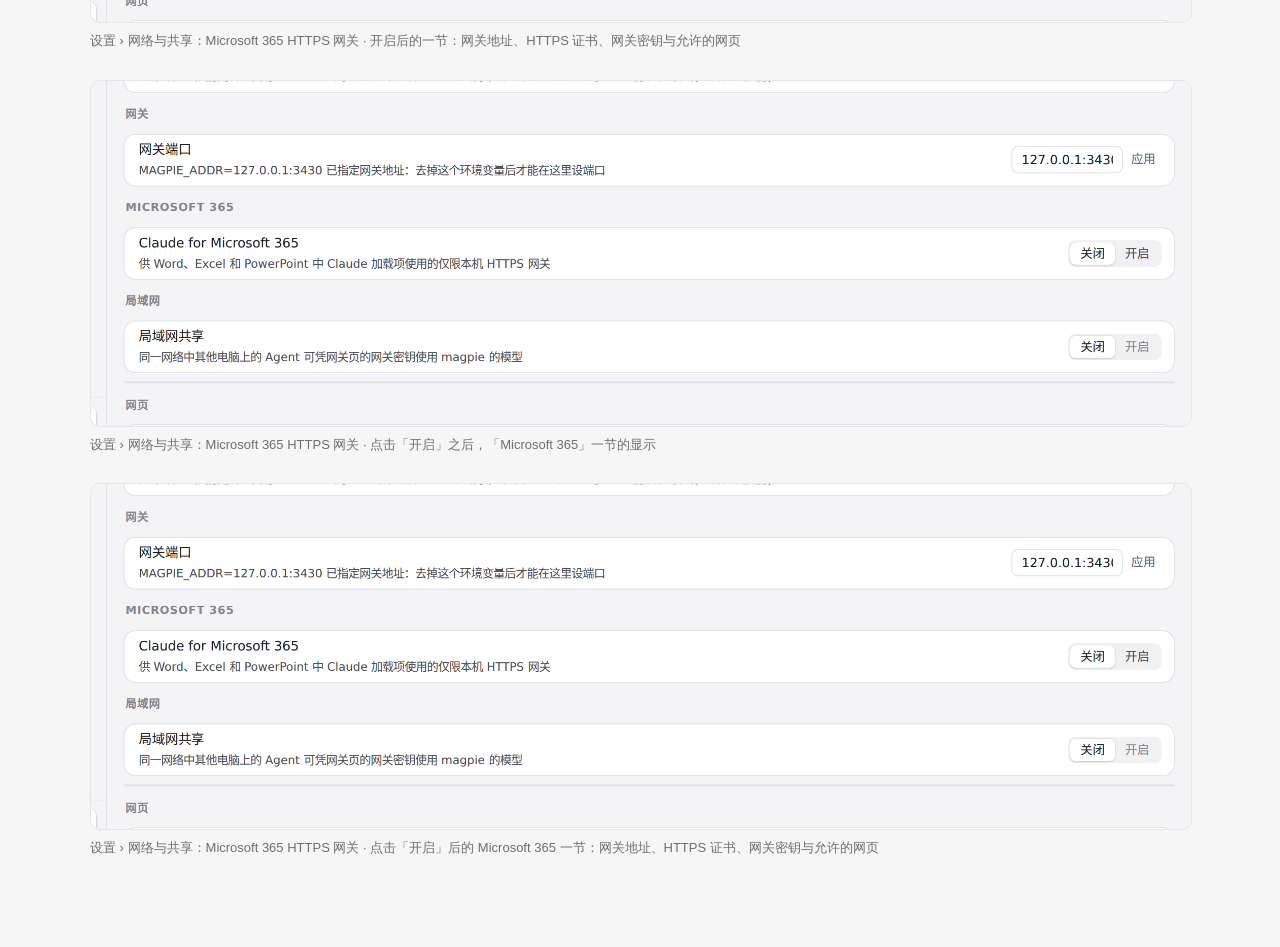
<file: pr-1331/1859a1c/index.html>
<!doctype html><html lang="zh"><meta charset="utf-8"><meta name="viewport" content="width=device-width,initial-scale=1">
<title>#1331 界面预览 · 1859a1c</title>
<style>:root{color-scheme:light dark;--bg:#f6f6f7;--fg:#1d1d1f;--muted:#6e6e73;--card:#fff;--line:#e5e5ea}
@media (prefers-color-scheme:dark){:root{--bg:#111113;--fg:#f2f2f4;--muted:#9a9aa0;--card:#1c1c1f;--line:#2c2c30}}
body{margin:0;background:var(--bg);color:var(--fg);font:15px/1.6 -apple-system,"Segoe UI","PingFang SC","Noto Sans CJK SC",sans-serif}
main{max-width:1100px;margin:0 auto;padding:28px 16px 60px}h1{font-size:20px;margin:0 0 4px}.m{color:var(--muted);font-size:13px;margin:0 0 20px}
video,img{display:block;width:100%;border-radius:10px;border:1px solid var(--line);background:var(--card)}figure{margin:0 0 28px}figcaption{color:var(--muted);font-size:13px;margin-top:8px}
a{color:inherit}</style>
<main><h1>#1331 界面预览</h1><p class="m">commit 1859a1c · <a href="https://github.com/yetone/magpie/pull/1331">回到 PR</a> · 「设置 › 网络与共享」新增 Microsoft 365 一节：一个开启/关闭的开关；开启后显示仅限本机的 HTTPS 网关地址、HTTPS 证书与「信任证书 / 移除信任」按钮、可复制的命名网关密钥（只显示掩码），以及为该集成自动加入的允许网页 https://pivot.claude.ai；相关文案已翻译（含简体中文）。</p>
<figure><video src="preview.mp4" controls autoplay muted playsinline poster="poster.png"></video><figcaption>红线是鼠标走过的轨迹，红色圆环是一次点击；底部文字是这一步在做什么。空格暂停，← → 逐段查看。</figcaption></figure>
<figure><img src="01-m365-off.png" alt="Microsoft 365 一节，开关处于关闭"><figcaption>设置 › 网络与共享：Microsoft 365 HTTPS 网关 · Microsoft 365 一节，开关处于关闭</figcaption></figure>
<figure><img src="02-m365-on.png" alt="开启后的一节：网关地址、HTTPS 证书、网关密钥与允许的网页"><figcaption>设置 › 网络与共享：Microsoft 365 HTTPS 网关 · 开启后的一节：网关地址、HTTPS 证书、网关密钥与允许的网页</figcaption></figure>
<figure><img src="03-m365-after-toggle.png" alt="点击「开启」之后，「Microsoft 365」一节的显示"><figcaption>设置 › 网络与共享：Microsoft 365 HTTPS 网关 · 点击「开启」之后，「Microsoft 365」一节的显示</figcaption></figure>
<figure><img src="04-m365-on.png" alt="点击「开启」后的 Microsoft 365 一节：网关地址、HTTPS 证书、网关密钥与允许的网页"><figcaption>设置 › 网络与共享：Microsoft 365 HTTPS 网关 · 点击「开启」后的 Microsoft 365 一节：网关地址、HTTPS 证书、网关密钥与允许的网页</figcaption></figure>
</main></html>
</file>
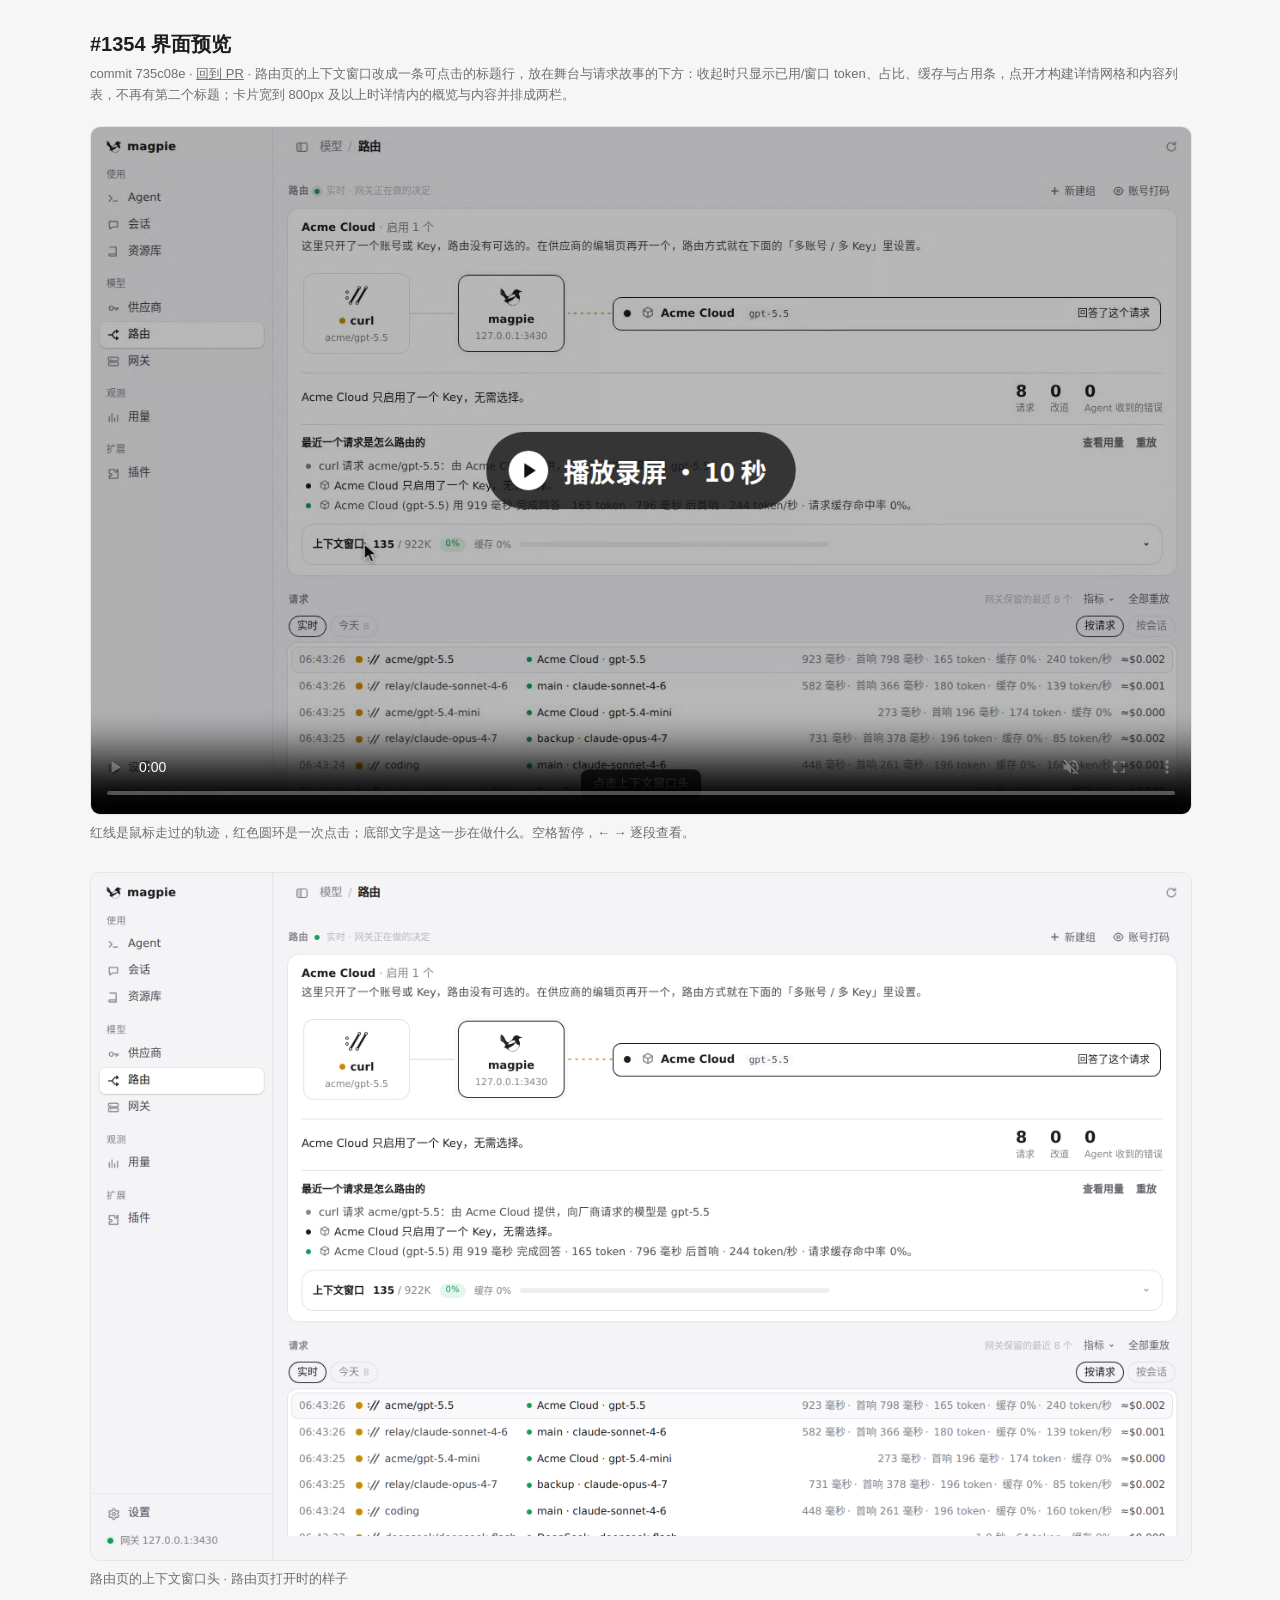
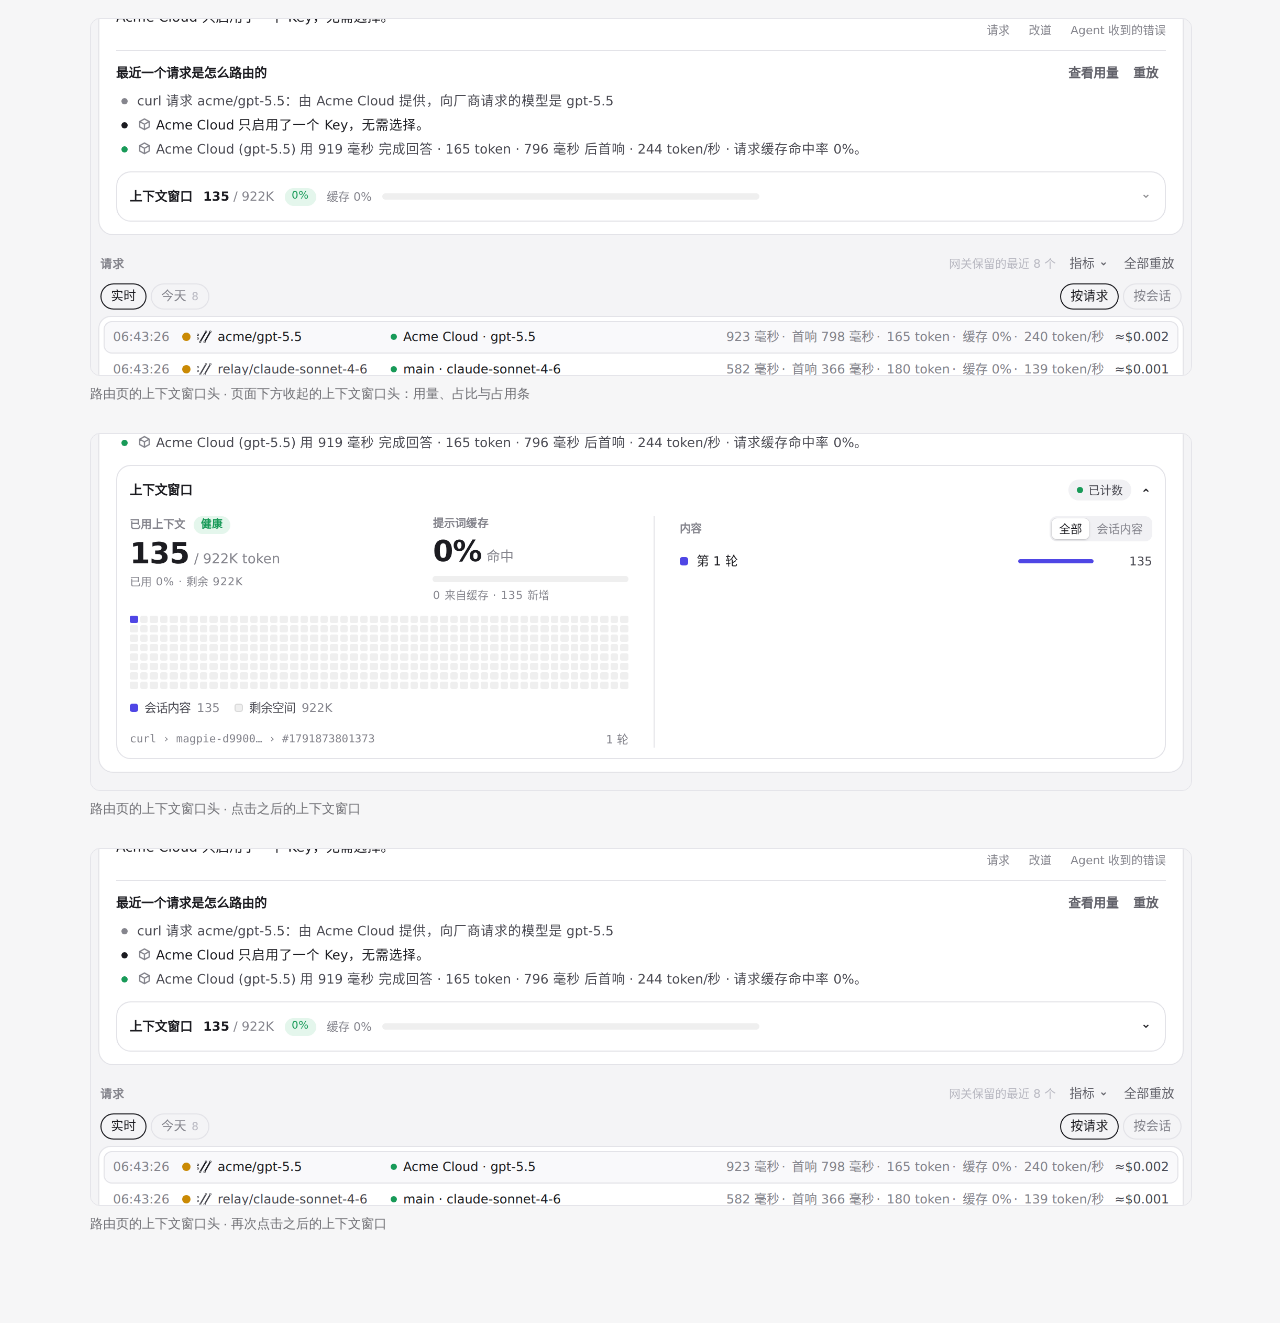
<file: pr-1354/735c08e/index.html>
<!doctype html><html lang="zh"><meta charset="utf-8"><meta name="viewport" content="width=device-width,initial-scale=1">
<title>#1354 界面预览 · 735c08e</title>
<style>:root{color-scheme:light dark;--bg:#f6f6f7;--fg:#1d1d1f;--muted:#6e6e73;--card:#fff;--line:#e5e5ea}
@media (prefers-color-scheme:dark){:root{--bg:#111113;--fg:#f2f2f4;--muted:#9a9aa0;--card:#1c1c1f;--line:#2c2c30}}
body{margin:0;background:var(--bg);color:var(--fg);font:15px/1.6 -apple-system,"Segoe UI","PingFang SC","Noto Sans CJK SC",sans-serif}
main{max-width:1100px;margin:0 auto;padding:28px 16px 60px}h1{font-size:20px;margin:0 0 4px}.m{color:var(--muted);font-size:13px;margin:0 0 20px}
video,img{display:block;width:100%;border-radius:10px;border:1px solid var(--line);background:var(--card)}figure{margin:0 0 28px}figcaption{color:var(--muted);font-size:13px;margin-top:8px}
a{color:inherit}</style>
<main><h1>#1354 界面预览</h1><p class="m">commit 735c08e · <a href="https://github.com/yetone/magpie/pull/1354">回到 PR</a> · 路由页的上下文窗口改成一条可点击的标题行，放在舞台与请求故事的下方：收起时只显示已用/窗口 token、占比、缓存与占用条，点开才构建详情网格和内容列表，不再有第二个标题；卡片宽到 800px 及以上时详情内的概览与内容并排成两栏。</p>
<figure><video src="preview.mp4" controls autoplay muted playsinline poster="poster.png"></video><figcaption>红线是鼠标走过的轨迹，红色圆环是一次点击；底部文字是这一步在做什么。空格暂停，← → 逐段查看。</figcaption></figure>
<figure><img src="01-routing-page.png" alt="路由页打开时的样子"><figcaption>路由页的上下文窗口头 · 路由页打开时的样子</figcaption></figure>
<figure><img src="02-routing-context-collapsed.png" alt="页面下方收起的上下文窗口头：用量、占比与占用条"><figcaption>路由页的上下文窗口头 · 页面下方收起的上下文窗口头：用量、占比与占用条</figcaption></figure>
<figure><img src="03-routing-context-expanded.png" alt="点击之后的上下文窗口"><figcaption>路由页的上下文窗口头 · 点击之后的上下文窗口</figcaption></figure>
<figure><img src="04-routing-context-collapsed-again.png" alt="再次点击之后的上下文窗口"><figcaption>路由页的上下文窗口头 · 再次点击之后的上下文窗口</figcaption></figure>
</main></html>
</file>
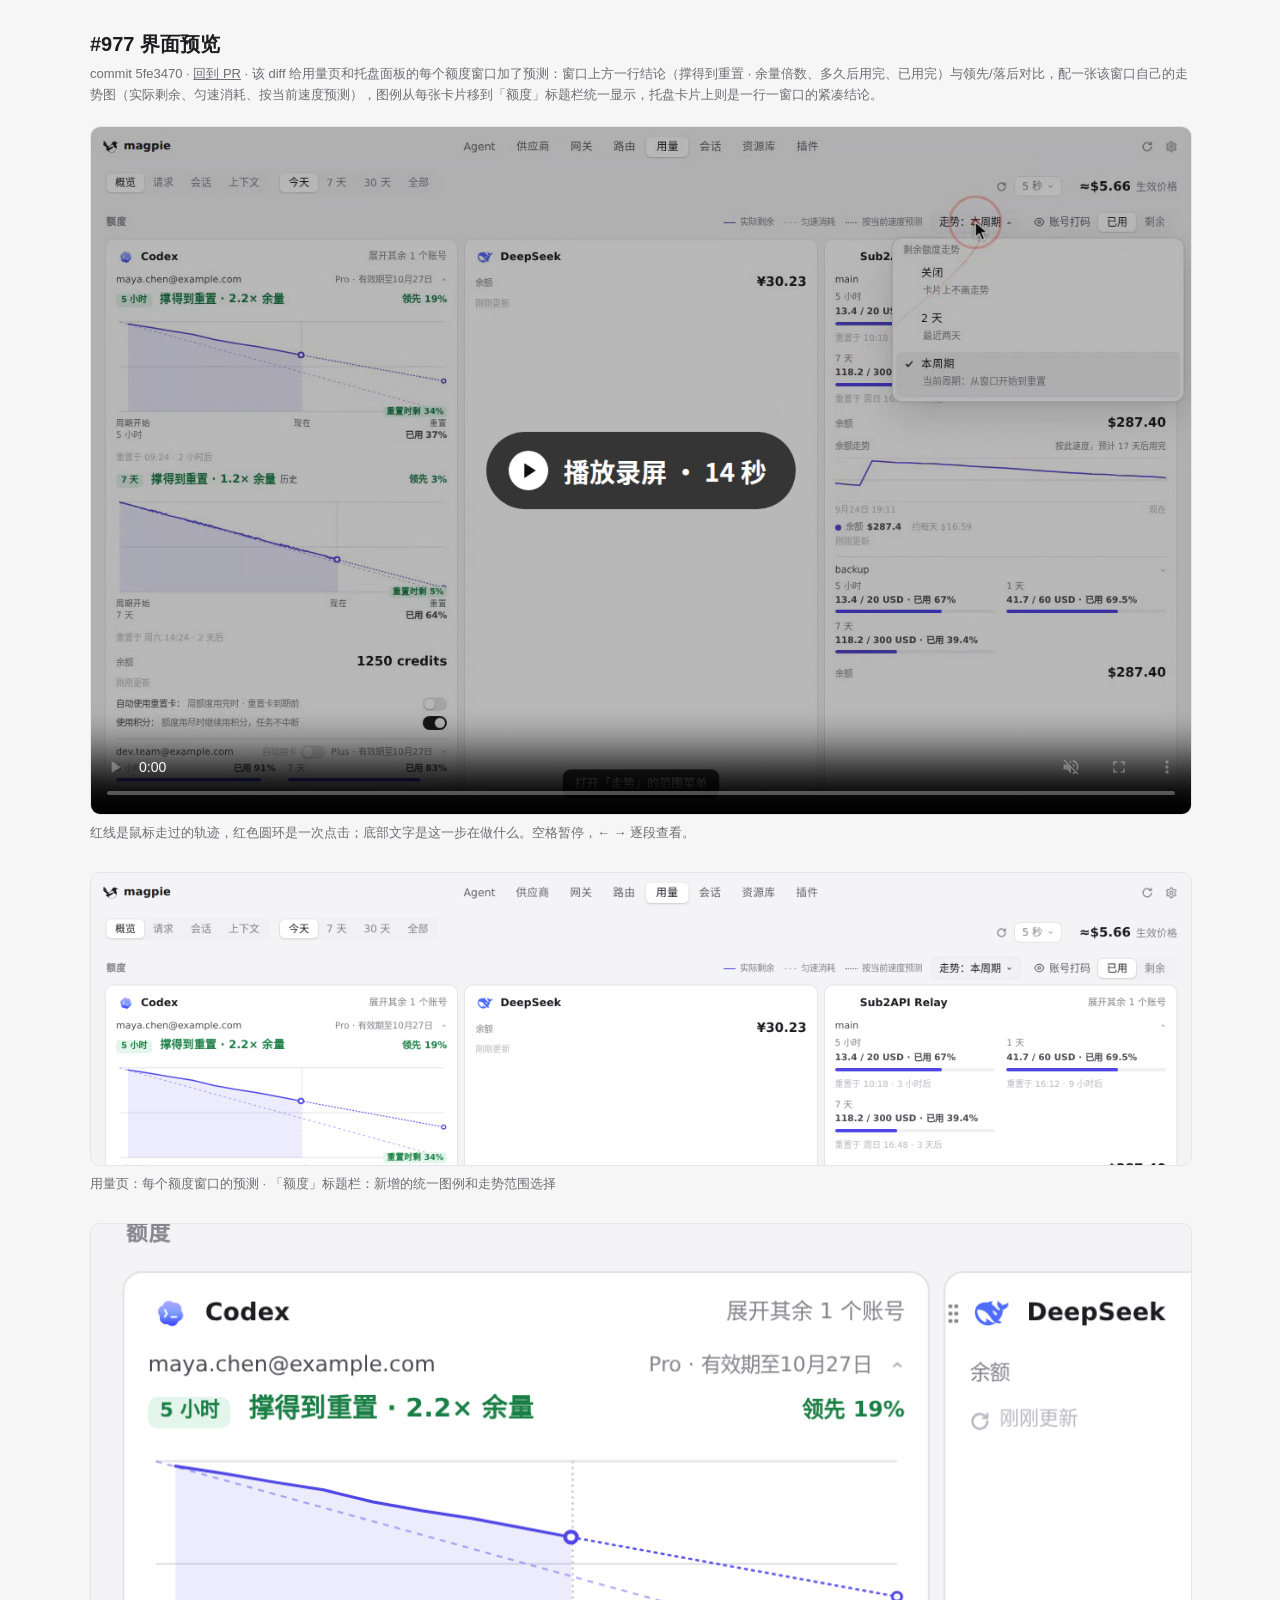
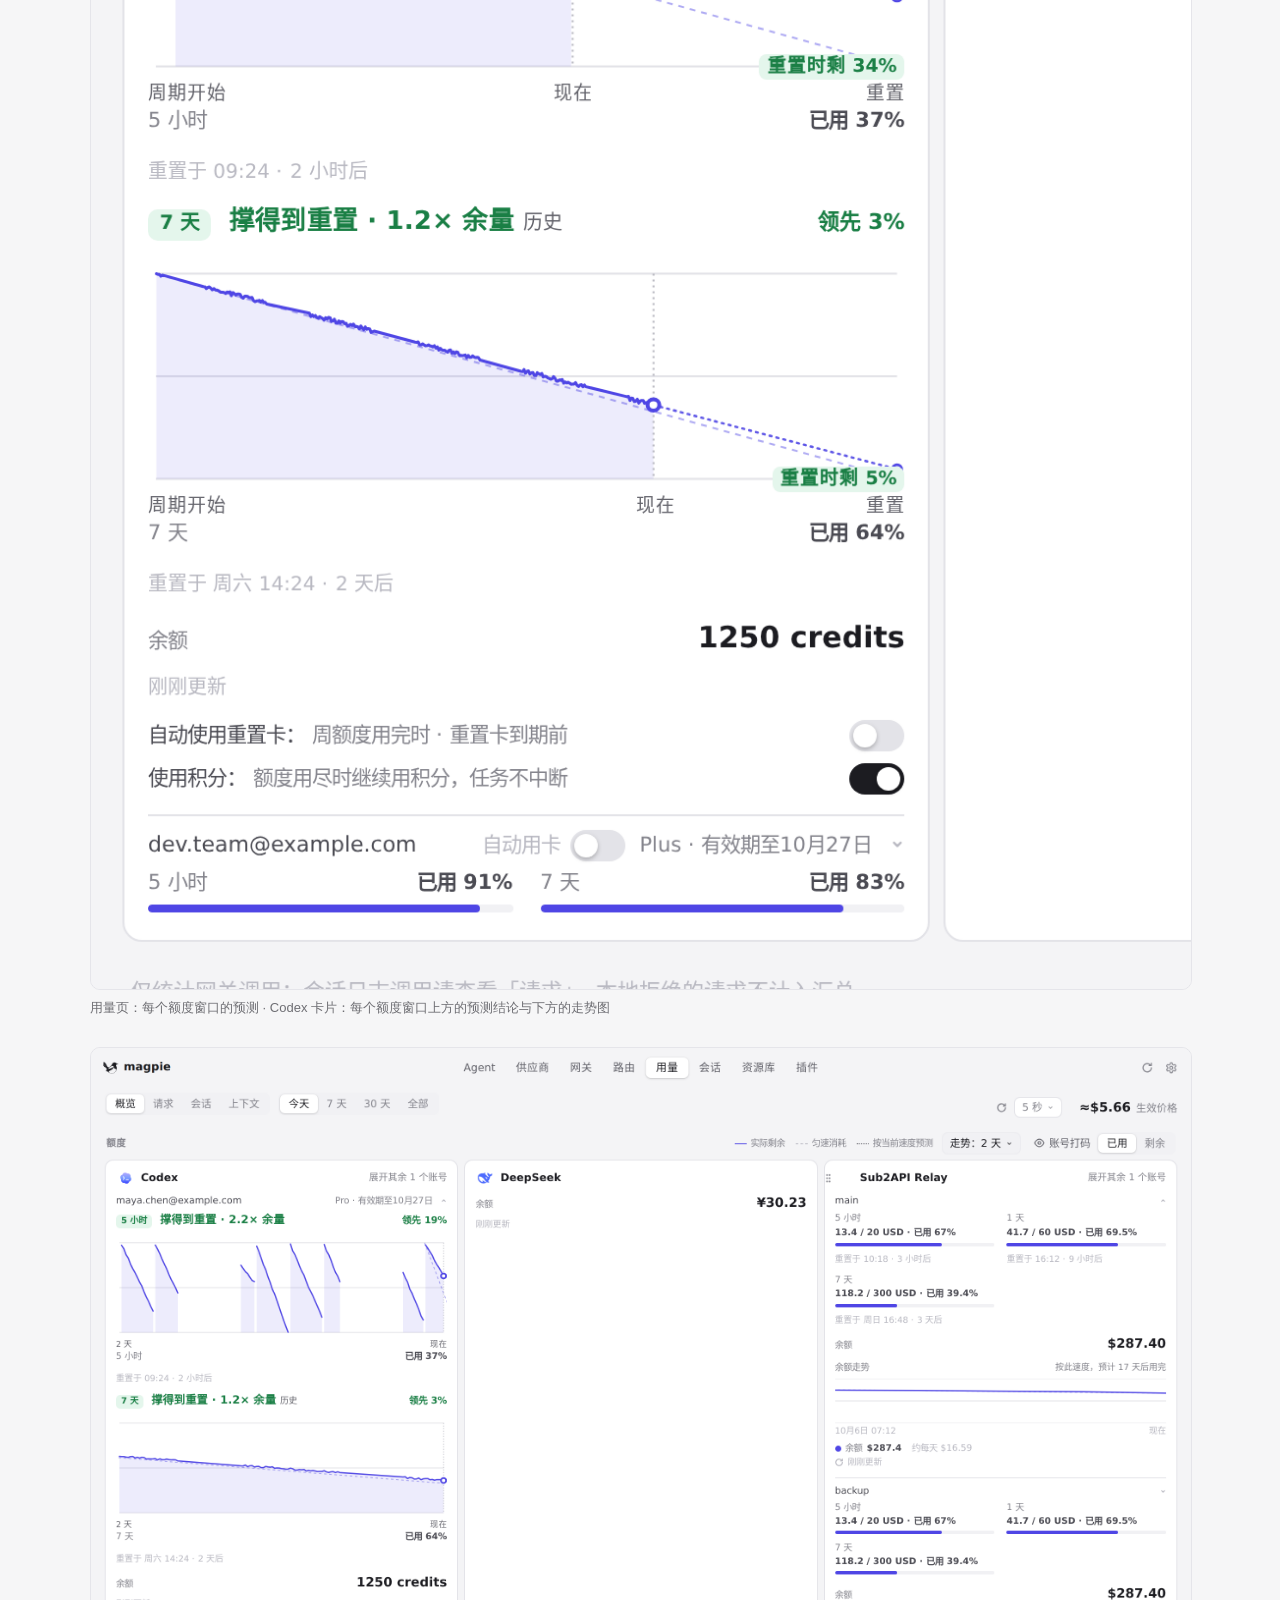
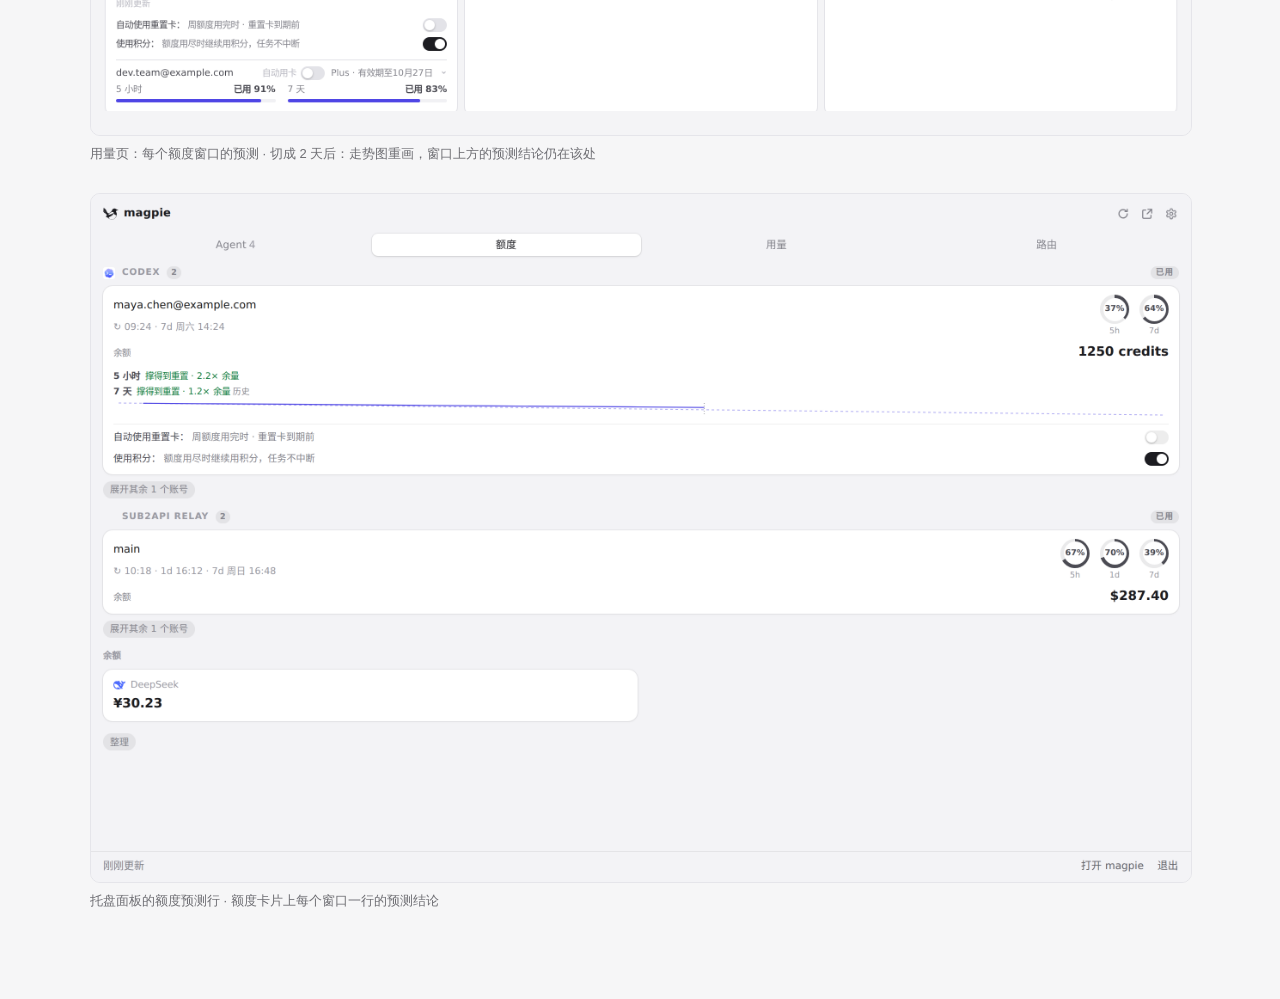
<file: pr-977/5fe3470/index.html>
<!doctype html><html lang="zh"><meta charset="utf-8"><meta name="viewport" content="width=device-width,initial-scale=1">
<title>#977 界面预览 · 5fe3470</title>
<style>:root{color-scheme:light dark;--bg:#f6f6f7;--fg:#1d1d1f;--muted:#6e6e73;--card:#fff;--line:#e5e5ea}
@media (prefers-color-scheme:dark){:root{--bg:#111113;--fg:#f2f2f4;--muted:#9a9aa0;--card:#1c1c1f;--line:#2c2c30}}
body{margin:0;background:var(--bg);color:var(--fg);font:15px/1.6 -apple-system,"Segoe UI","PingFang SC","Noto Sans CJK SC",sans-serif}
main{max-width:1100px;margin:0 auto;padding:28px 16px 60px}h1{font-size:20px;margin:0 0 4px}.m{color:var(--muted);font-size:13px;margin:0 0 20px}
video,img{display:block;width:100%;border-radius:10px;border:1px solid var(--line);background:var(--card)}figure{margin:0 0 28px}figcaption{color:var(--muted);font-size:13px;margin-top:8px}
a{color:inherit}</style>
<main><h1>#977 界面预览</h1><p class="m">commit 5fe3470 · <a href="https://github.com/yetone/magpie/pull/977">回到 PR</a> · 该 diff 给用量页和托盘面板的每个额度窗口加了预测：窗口上方一行结论（撑得到重置 · 余量倍数、多久后用完、已用完）与领先/落后对比，配一张该窗口自己的走势图（实际剩余、匀速消耗、按当前速度预测），图例从每张卡片移到「额度」标题栏统一显示，托盘卡片上则是一行一窗口的紧凑结论。</p>
<figure><video src="preview.mp4" controls autoplay muted playsinline poster="poster.png"></video><figcaption>红线是鼠标走过的轨迹，红色圆环是一次点击；底部文字是这一步在做什么。空格暂停，← → 逐段查看。</figcaption></figure>
<figure><img src="01-usage-quota-legend.png" alt="「额度」标题栏：新增的统一图例和走势范围选择"><figcaption>用量页：每个额度窗口的预测 · 「额度」标题栏：新增的统一图例和走势范围选择</figcaption></figure>
<figure><img src="02-usage-codex-windows.png" alt="Codex 卡片：每个额度窗口上方的预测结论与下方的走势图"><figcaption>用量页：每个额度窗口的预测 · Codex 卡片：每个额度窗口上方的预测结论与下方的走势图</figcaption></figure>
<figure><img src="03-usage-range-2d.png" alt="切成 2 天后：走势图重画，窗口上方的预测结论仍在该处"><figcaption>用量页：每个额度窗口的预测 · 切成 2 天后：走势图重画，窗口上方的预测结论仍在该处</figcaption></figure>
<figure><img src="04-panel-verdicts.png" alt="额度卡片上每个窗口一行的预测结论"><figcaption>托盘面板的额度预测行 · 额度卡片上每个窗口一行的预测结论</figcaption></figure>
</main></html>
</file>
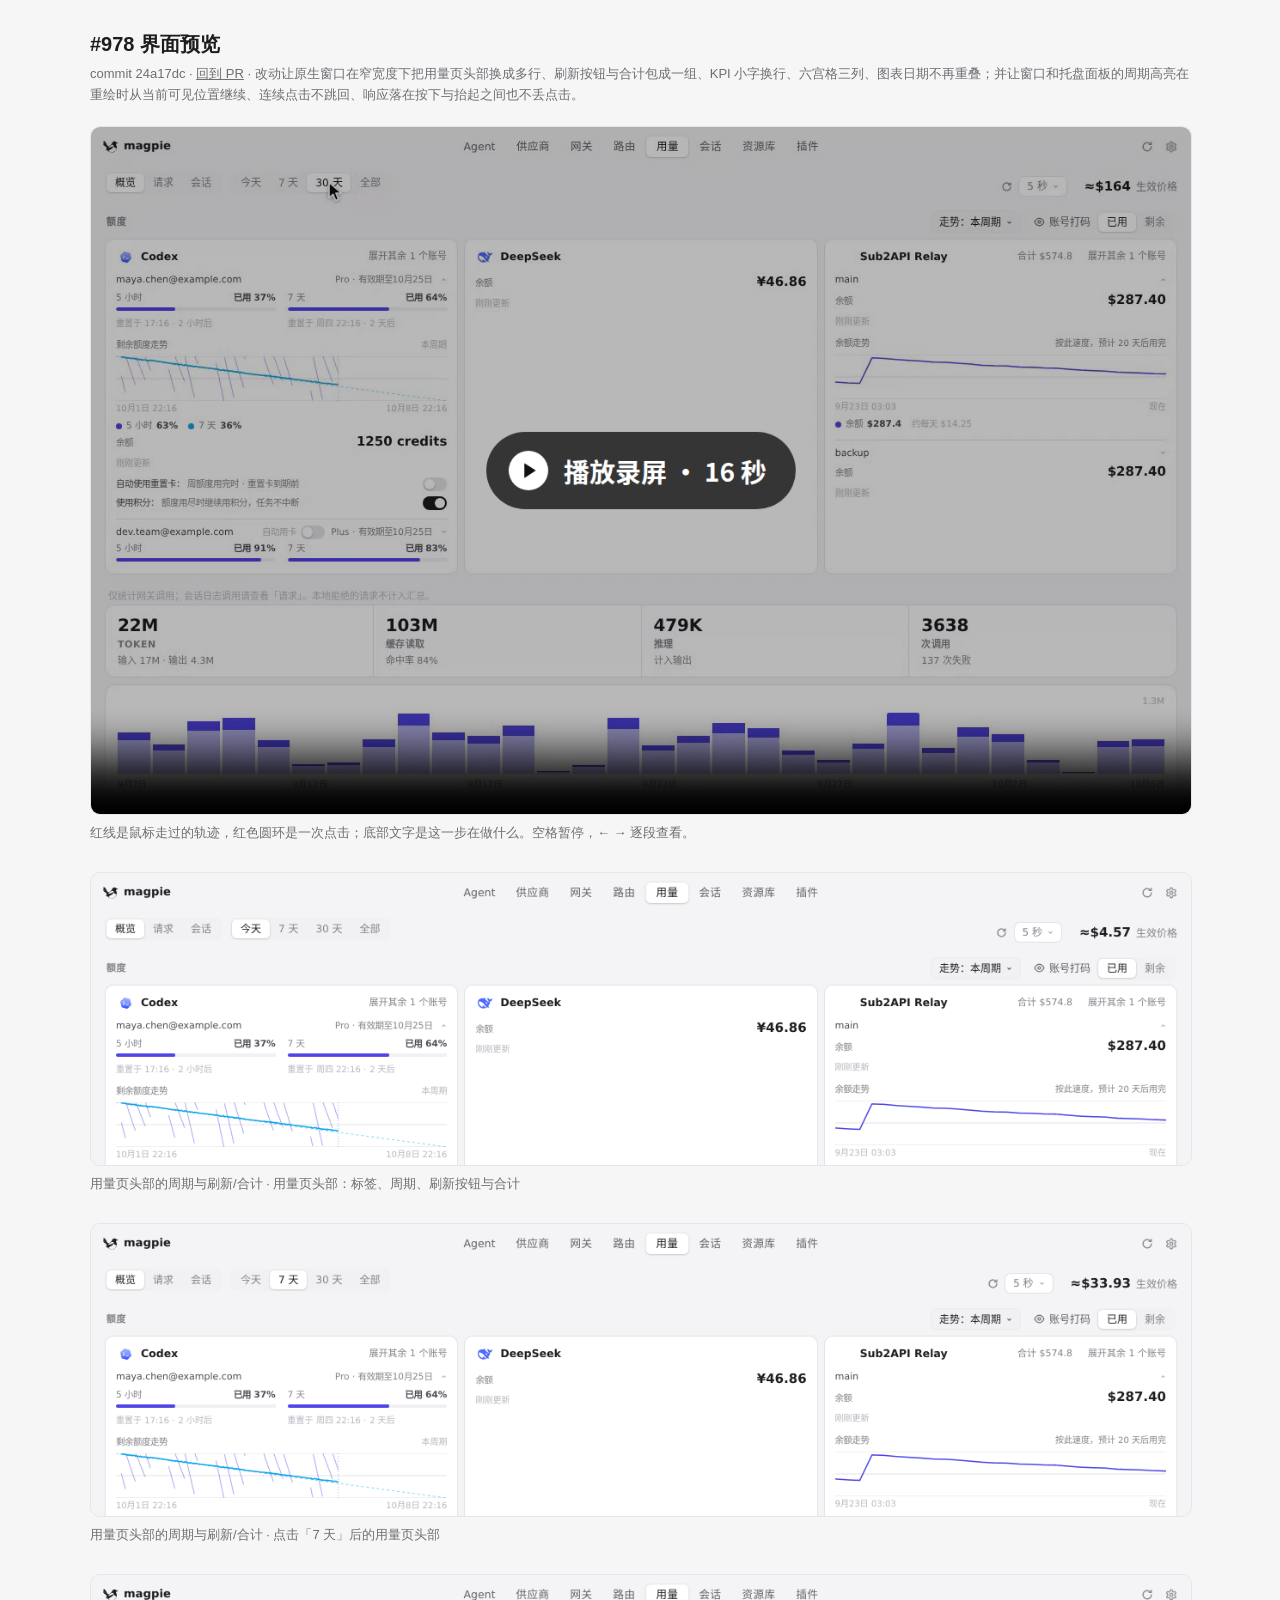
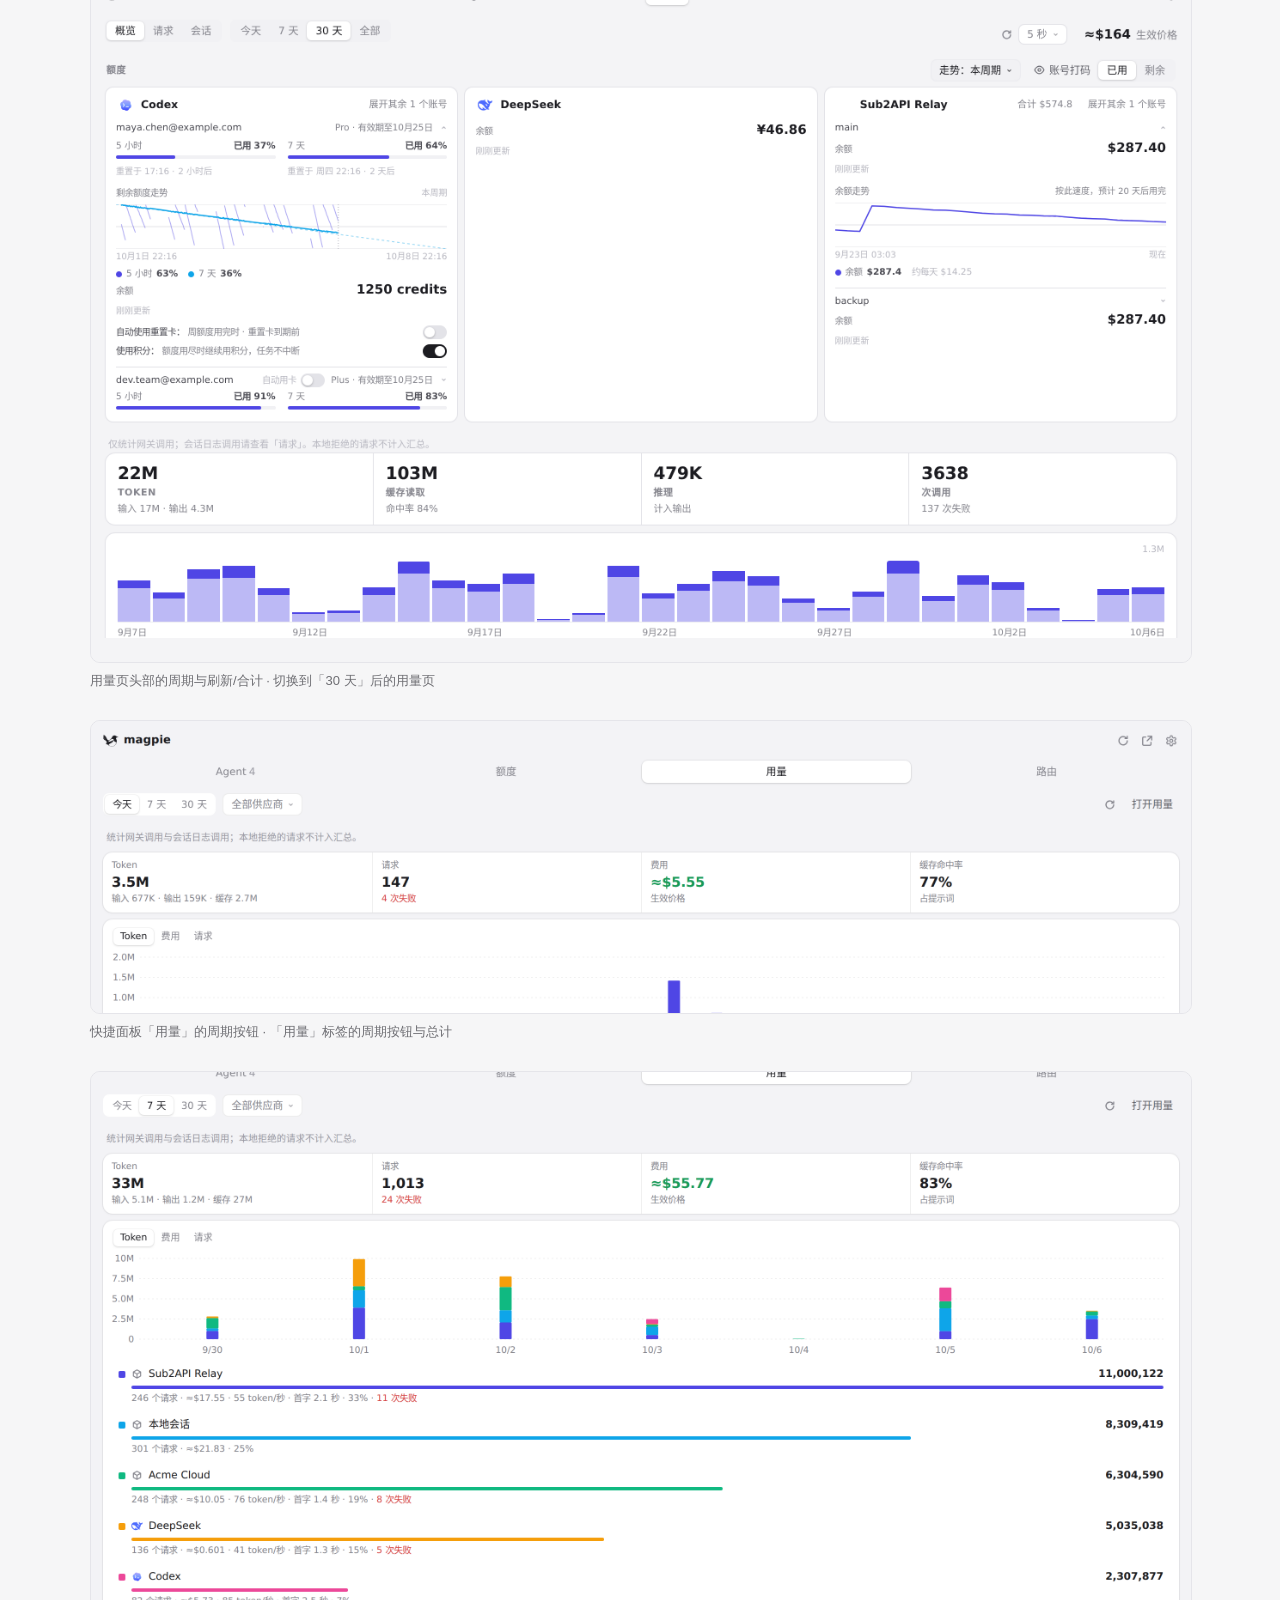
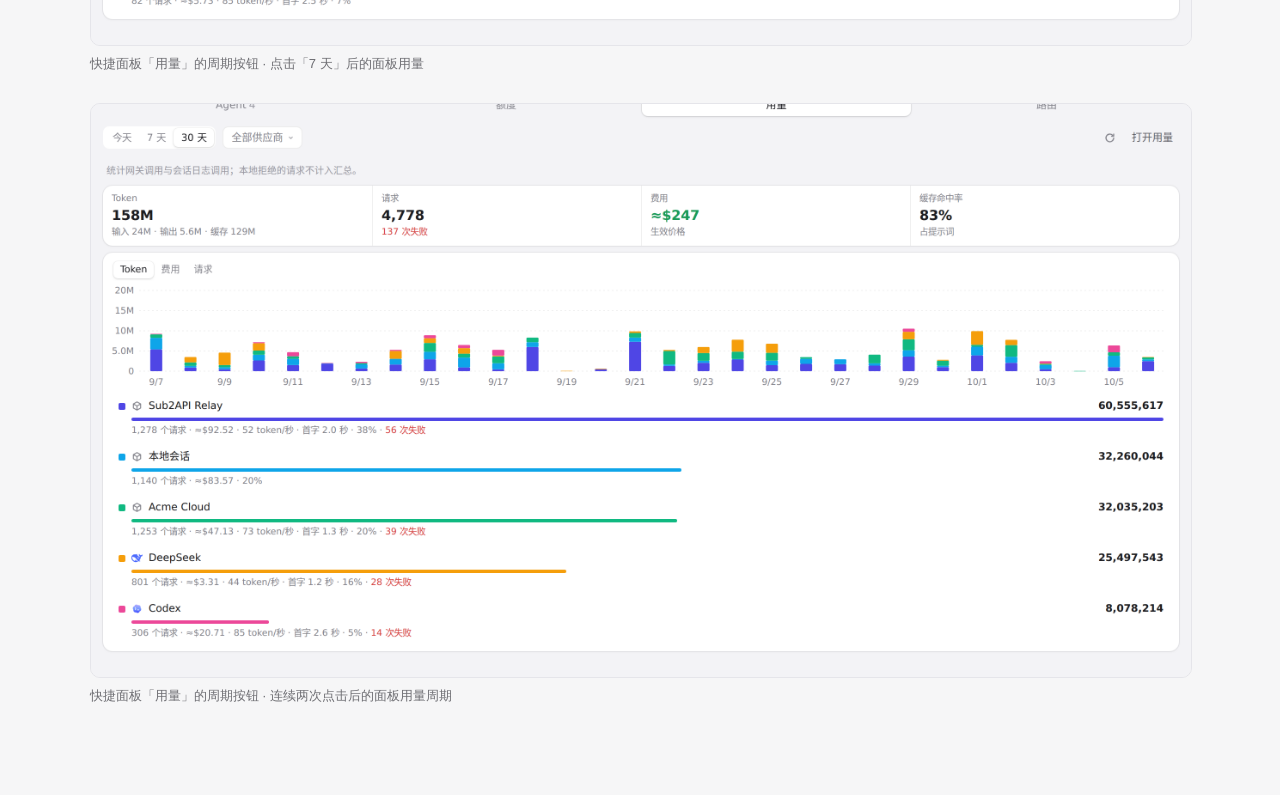
<file: pr-978/24a17dc/index.html>
<!doctype html><html lang="zh"><meta charset="utf-8"><meta name="viewport" content="width=device-width,initial-scale=1">
<title>#978 界面预览 · 24a17dc</title>
<style>:root{color-scheme:light dark;--bg:#f6f6f7;--fg:#1d1d1f;--muted:#6e6e73;--card:#fff;--line:#e5e5ea}
@media (prefers-color-scheme:dark){:root{--bg:#111113;--fg:#f2f2f4;--muted:#9a9aa0;--card:#1c1c1f;--line:#2c2c30}}
body{margin:0;background:var(--bg);color:var(--fg);font:15px/1.6 -apple-system,"Segoe UI","PingFang SC","Noto Sans CJK SC",sans-serif}
main{max-width:1100px;margin:0 auto;padding:28px 16px 60px}h1{font-size:20px;margin:0 0 4px}.m{color:var(--muted);font-size:13px;margin:0 0 20px}
video,img{display:block;width:100%;border-radius:10px;border:1px solid var(--line);background:var(--card)}figure{margin:0 0 28px}figcaption{color:var(--muted);font-size:13px;margin-top:8px}
a{color:inherit}</style>
<main><h1>#978 界面预览</h1><p class="m">commit 24a17dc · <a href="https://github.com/yetone/magpie/pull/978">回到 PR</a> · 改动让原生窗口在窄宽度下把用量页头部换成多行、刷新按钮与合计包成一组、KPI 小字换行、六宫格三列、图表日期不再重叠；并让窗口和托盘面板的周期高亮在重绘时从当前可见位置继续、连续点击不跳回、响应落在按下与抬起之间也不丢点击。</p>
<figure><video src="preview.mp4" controls autoplay muted playsinline poster="poster.png"></video><figcaption>红线是鼠标走过的轨迹，红色圆环是一次点击；底部文字是这一步在做什么。空格暂停，← → 逐段查看。</figcaption></figure>
<figure><img src="01-usage-head.png" alt="用量页头部：标签、周期、刷新按钮与合计"><figcaption>用量页头部的周期与刷新/合计 · 用量页头部：标签、周期、刷新按钮与合计</figcaption></figure>
<figure><img src="02-usage-period-7d.png" alt="点击「7 天」后的用量页头部"><figcaption>用量页头部的周期与刷新/合计 · 点击「7 天」后的用量页头部</figcaption></figure>
<figure><img src="03-usage-period-30d.png" alt="切换到「30 天」后的用量页"><figcaption>用量页头部的周期与刷新/合计 · 切换到「30 天」后的用量页</figcaption></figure>
<figure><img src="04-panel-usage-bar.png" alt="「用量」标签的周期按钮与总计"><figcaption>快捷面板「用量」的周期按钮 · 「用量」标签的周期按钮与总计</figcaption></figure>
<figure><img src="05-panel-usage-7d.png" alt="点击「7 天」后的面板用量"><figcaption>快捷面板「用量」的周期按钮 · 点击「7 天」后的面板用量</figcaption></figure>
<figure><img src="06-panel-usage-30d.png" alt="连续两次点击后的面板用量周期"><figcaption>快捷面板「用量」的周期按钮 · 连续两次点击后的面板用量周期</figcaption></figure>
</main></html>
</file>
